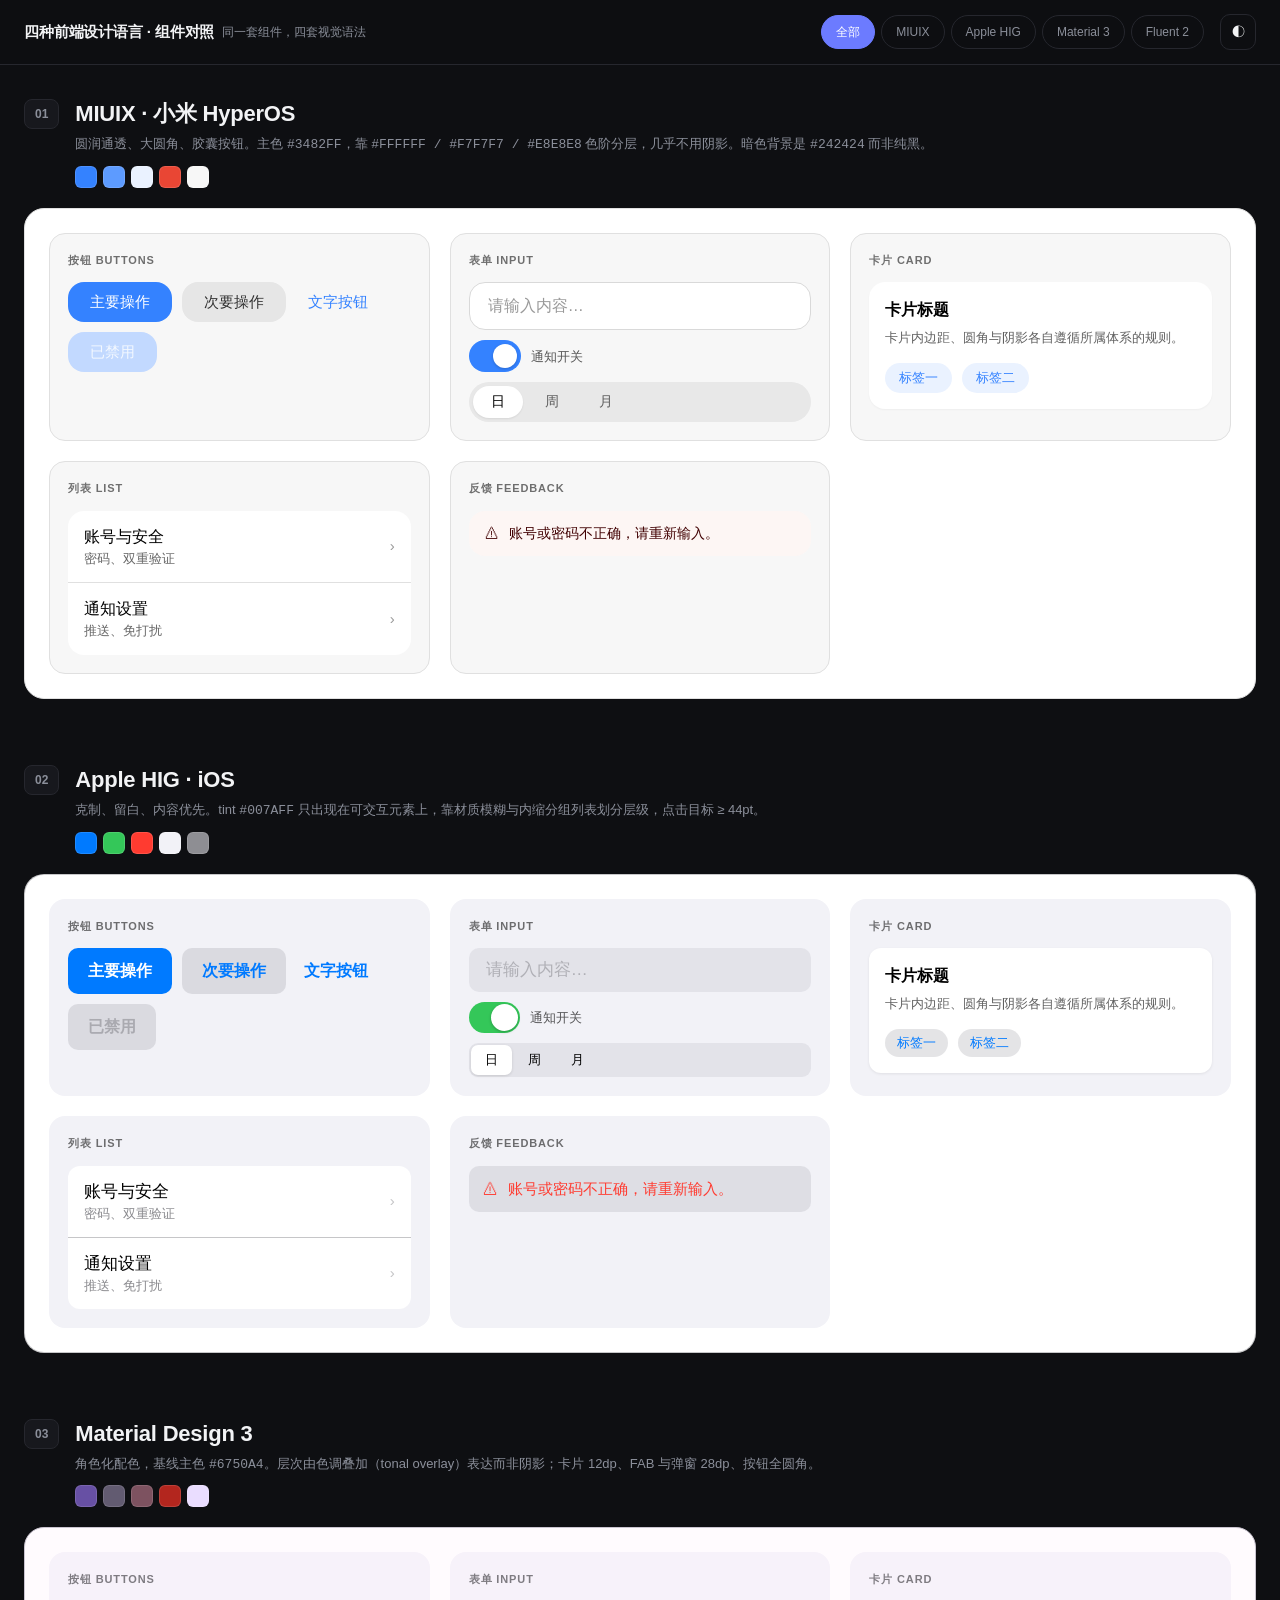
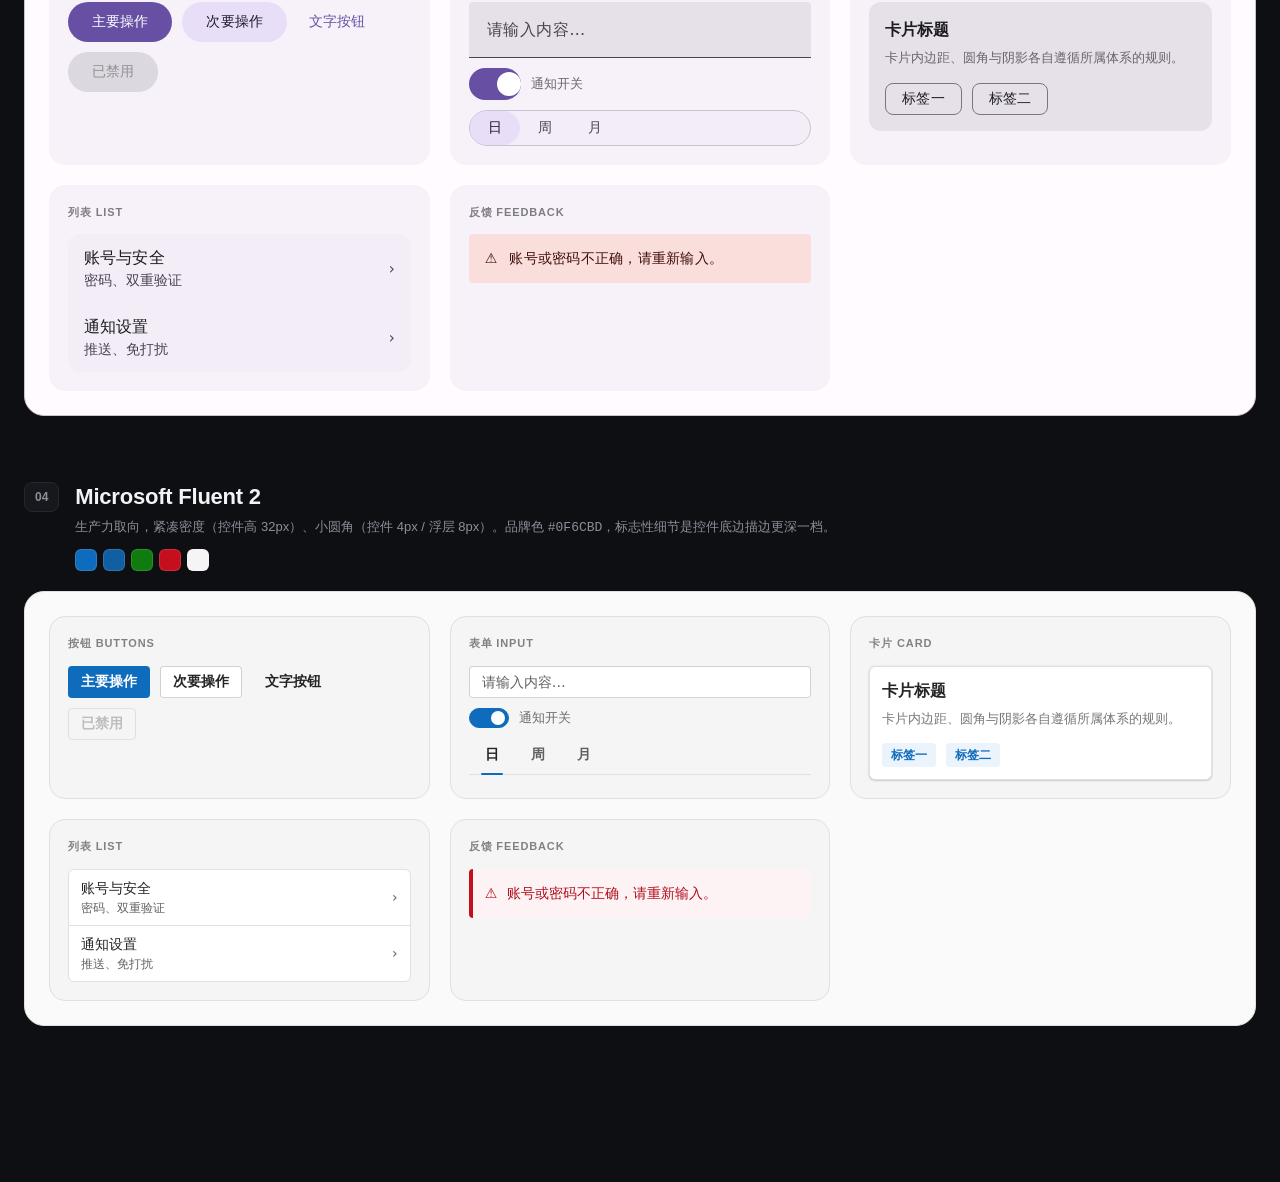
<file: index.html>
<!DOCTYPE html>
<html lang="zh-CN">
<head>
<meta charset="UTF-8">
<meta name="viewport" content="width=device-width, initial-scale=1">
<title>frontend-design-styles · 四种前端设计语言</title>
<meta http-equiv="refresh" content="0; url=./assets/templates/showcase.html">
<link rel="canonical" href="./assets/templates/showcase.html">
<style>
  :root { color-scheme: dark; }
  body {
    margin: 0; min-height: 100vh; display: grid; place-content: center;
    background: #0E0F12; color: #F2F3F5; text-align: center;
    font-family: -apple-system, BlinkMacSystemFont, "Segoe UI", "PingFang SC", sans-serif;
  }
  h1 { font-size: 18px; font-weight: 600; margin: 0 0 8px; letter-spacing: -0.01em; }
  p { font-size: 14px; color: #8B8F9A; margin: 0 0 20px; }
  a {
    display: inline-block; padding: 10px 22px; border-radius: 999px;
    background: #6C7BFF; color: #fff; text-decoration: none; font-size: 14px; font-weight: 500;
  }
  a:hover { background: #5A69EE; }
</style>
</head>
<body>
  <h1>frontend-design-styles</h1>
  <p>正在打开组件对照演示…</p>
  <a href="./assets/templates/showcase.html">进入演示页</a>
</body>
</html>
</file>
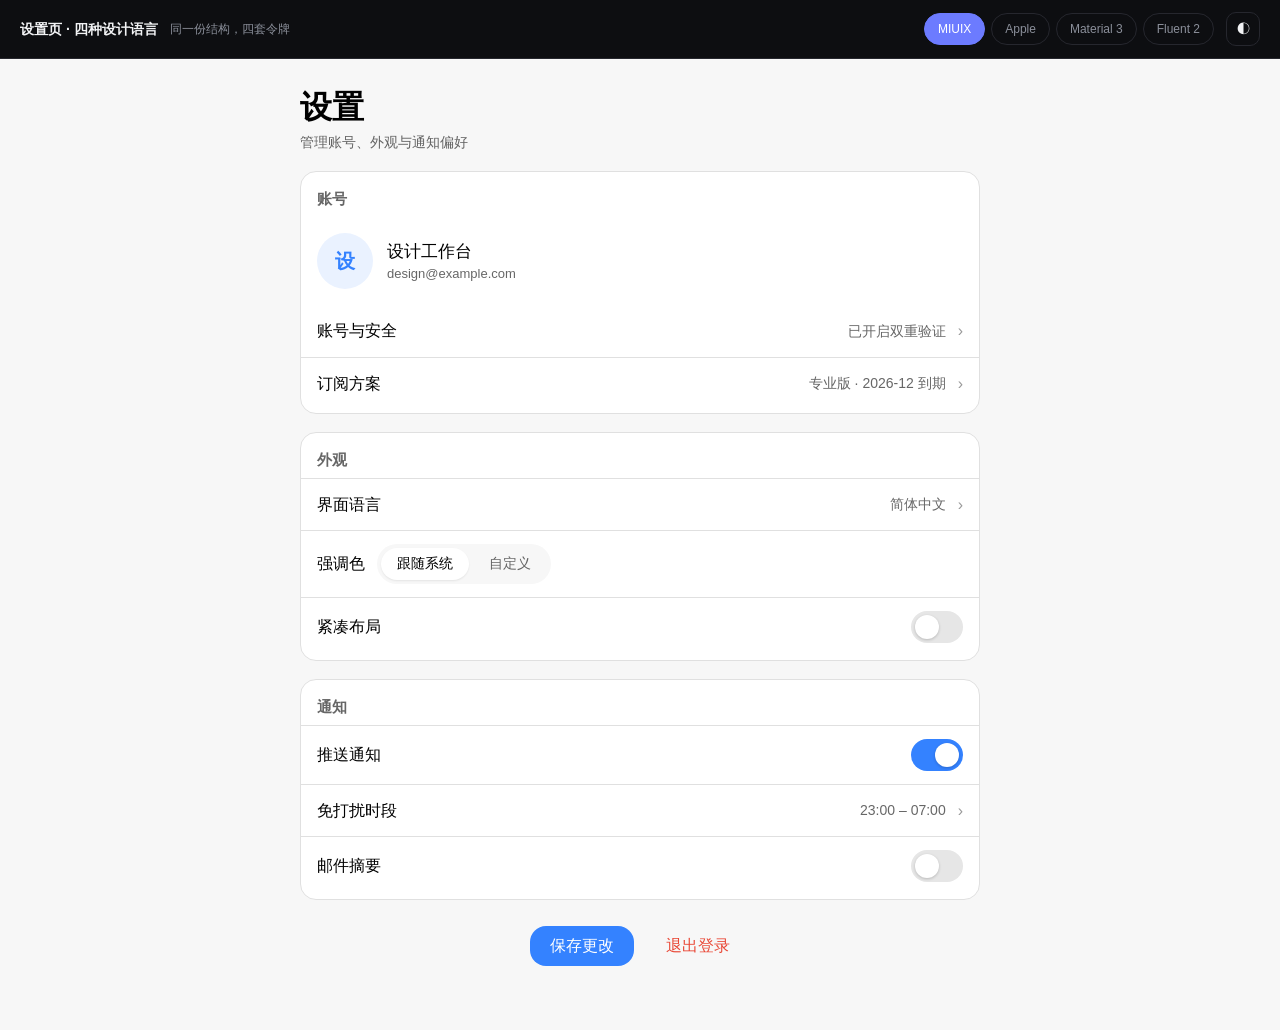
<file: assets/templates/settings-page.html>
<!DOCTYPE html>
<html lang="zh-CN">
<head>
<meta charset="UTF-8">
<meta name="viewport" content="width=device-width, initial-scale=1">
<title>设置页 · 四种设计语言实现</title>
<style>
/* ==========================================================================
   真实页面示例：同一个设置页，四种设计语言。
   与 showcase.html 的区别在于这里演示的是「组合」——版式、分组、层级、响应式，
   而不只是一批孤立组件。

   结构约定：
     #app 承载 [data-style] 与 [data-theme]，令牌作用域挂在它上面。
     组件类名用 .s-* 通用语义类，四种风格各自接管样式。
   ========================================================================== */
:root {
  --shell-bg: #0E0F12; --shell-line: #26272E; --shell-line-hover: #3A3C45;
  --shell-text: #F2F3F5; --shell-muted: #8B8F9A; --shell-accent: #6C7BFF;
  --shell-bg-translucent: rgba(14, 15, 18, 0.82);
}
* { box-sizing: border-box; }
html, body { margin: 0; padding: 0; }
body {
  background: var(--shell-bg); color: var(--shell-text);
  font-family: -apple-system, BlinkMacSystemFont, "Segoe UI", "PingFang SC",
               "Microsoft YaHei", "Noto Sans SC", sans-serif;
  -webkit-font-smoothing: antialiased; line-height: 1.5;
}
.toolbar {
  position: sticky; top: 0; z-index: 40;
  display: flex; flex-wrap: wrap; align-items: center; gap: 12px;
  padding: 12px 20px;
  background: var(--shell-bg-translucent);
  backdrop-filter: blur(20px) saturate(180%);
  border-bottom: 1px solid var(--shell-line);
}
.toolbar strong { font-size: 14px; font-weight: 600; }
.toolbar .hint { font-size: 12px; color: var(--shell-muted); }
.spacer { margin-left: auto; }
.seg { display: flex; gap: 6px; flex-wrap: wrap; }
.seg button {
  font: inherit; font-size: 12px; font-weight: 500;
  padding: 6px 13px; border-radius: 999px; cursor: pointer;
  border: 1px solid var(--shell-line); background: transparent; color: var(--shell-muted);
  transition: all 160ms cubic-bezier(0.2,0,0,1);
}
.seg button:hover { color: var(--shell-text); border-color: var(--shell-line-hover); }
.seg button[aria-pressed="true"] { background: var(--shell-accent); border-color: var(--shell-accent); color: #fff; }
.mode-btn {
  font: inherit; font-size: 13px; width: 34px; height: 34px; border-radius: 10px;
  border: 1px solid var(--shell-line); background: transparent; color: var(--shell-text); cursor: pointer;
}
.mode-btn:hover { border-color: var(--shell-line-hover); }

#app { min-height: 100vh; padding: 28px 16px 64px; transition: background 200ms; }
.page { max-width: 680px; margin: 0 auto; display: grid; gap: 18px; }

/* ==========================================================================
   1. MIUIX / HyperOS  ——  16dp 统一圆角 + 色阶分层
   ========================================================================== */
#app[data-style="miuix"] {
  --mi-primary:#3482FF; --mi-on-primary:#FFFFFF; --mi-primary-variant:#3482FF;
  --mi-secondary:#E6E6E6; --mi-on-secondary-variant:#303030;
  --mi-tertiary-container:#EAF2FF; --mi-on-tertiary-container:#3482FF;
  --mi-error:#E94634; --mi-error-container:#FDF6F4; --mi-on-error-container:#410002;
  --mi-background:#FFFFFF; --mi-on-background:#000000;
  --mi-surface:#F7F7F7; --mi-on-surface:#000000; --mi-surface-variant:#FFFFFF;
  --mi-on-surface-secondary:rgba(0,0,0,0.80); --mi-on-surface-variant-summary:rgba(0,0,0,0.60);
  --mi-on-surface-variant-actions:rgba(0,0,0,0.40);
  --mi-disabled-on-surface:#B2B2B2; --mi-outline:#D9D9D9; --mi-divider-line:#E0E0E0;
  --mi-radius-control:16px; --mi-radius-card:16px;
  --mi-font:"MiSans","MiSans VF","HarmonyOS Sans SC","PingFang SC","Noto Sans SC",sans-serif;
  --mi-duration-normal:250ms; --mi-easing-standard:cubic-bezier(0.4,0,0.2,1);
  background: var(--mi-surface); color: var(--mi-on-background);
}
/* 暗色下 HyperOS 页面底是 #242424（surface 退为纯黑），设置页底色随之切换 */
#app[data-style="miuix"][data-theme="dark"] {
  --mi-primary:#277AF7; --mi-primary-variant:#0073DD;
  --mi-secondary:#505050; --mi-on-secondary-variant:#D9D9D9;
  --mi-tertiary-container:#2B3B54; --mi-on-tertiary-container:#4788FF;
  --mi-error:#F12522; --mi-error-container:#2E0603; --mi-on-error-container:#FFDAD6;
  --mi-background:#242424; --mi-on-background:rgba(255,255,255,0.90);
  --mi-surface:#000000; --mi-on-surface:#F2F2F2; --mi-surface-variant:#242424;
  --mi-on-surface-secondary:rgba(255,255,255,0.80); --mi-on-surface-variant-summary:rgba(255,255,255,0.50);
  --mi-on-surface-variant-actions:rgba(255,255,255,0.40);
  --mi-disabled-on-surface:#666666; --mi-outline:#404040; --mi-divider-line:#393939;
}
#app[data-style="miuix"] .s-h1 { font: 600 32px/1.25 var(--mi-font); margin: 0 0 4px; }
#app[data-style="miuix"] .s-sub { font: 400 14px/1.6 var(--mi-font); color: var(--mi-on-surface-variant-summary); margin: 0; }
#app[data-style="miuix"] .s-card {
  background: var(--mi-surface-variant); border-radius: var(--mi-radius-card);
  border: 1px solid var(--mi-divider-line); padding: 4px 0; overflow: hidden;
}
#app[data-style="miuix"] .s-card > h2 {
  font: 600 15px/1.4 var(--mi-font); color: var(--mi-on-surface-variant-summary);
  margin: 12px 16px 8px; letter-spacing: 0;
}
#app[data-style="miuix"] .s-profile { display: flex; align-items: center; gap: 14px; padding: 16px; }
#app[data-style="miuix"] .s-avatar {
  width: 56px; height: 56px; border-radius: 50%; flex: none;
  background: var(--mi-tertiary-container); color: var(--mi-on-tertiary-container);
  display: grid; place-content: center; font: 600 20px var(--mi-font);
}
#app[data-style="miuix"] .s-name { font: 500 17px/1.4 var(--mi-font); }
#app[data-style="miuix"] .s-desc { font: 400 13px/1.5 var(--mi-font); color: var(--mi-on-surface-variant-summary); }
#app[data-style="miuix"] .s-row {
  display: flex; align-items: center; gap: 12px; padding: 13px 16px;
  border-top: 1px solid var(--mi-divider-line); font-family: var(--mi-font);
  min-height: 52px;
}
#app[data-style="miuix"] .s-row:first-child, #app[data-style="miuix"] .s-profile + .s-row { border-top: none; }
#app[data-style="miuix"] .s-row > .s-title { font-size: 16px; }
#app[data-style="miuix"] .s-row > .s-value { margin-left: auto; font-size: 14px; color: var(--mi-on-surface-variant-summary); }
#app[data-style="miuix"] .s-chevron { margin-left: auto; color: var(--mi-on-surface-variant-actions); font-size: 16px; }
#app[data-style="miuix"] .s-row:has(.s-chevron) > .s-value { margin-left: auto; }
#app[data-style="miuix"] .s-row:has(.s-value) .s-chevron { margin-left: 0; }
#app[data-style="miuix"] .s-switch { position: relative; width: 52px; height: 32px; flex: none; margin-left: auto; }
#app[data-style="miuix"] .s-switch input { position: absolute; inset: 0; opacity: 0; margin: 0; cursor: pointer; }
#app[data-style="miuix"] .s-switch span {
  position: absolute; inset: 0; border-radius: 999px; background: var(--mi-secondary);
  transition: background var(--mi-duration-normal) var(--mi-easing-standard); pointer-events: none;
}
#app[data-style="miuix"] .s-switch span::after {
  content: ""; position: absolute; top: 4px; left: 4px; width: 24px; height: 24px;
  border-radius: 50%; background: #fff; box-shadow: 0 1px 3px rgba(0,0,0,0.2);
  transition: transform var(--mi-duration-normal) var(--mi-easing-standard);
}
#app[data-style="miuix"] .s-switch input:checked + span { background: var(--mi-primary); }
#app[data-style="miuix"] .s-switch input:checked + span::after { transform: translateX(20px); }
#app[data-style="miuix"] .s-seg { display: inline-flex; gap: 4px; padding: 4px; border-radius: 999px; background: var(--mi-surface); }
#app[data-style="miuix"] .s-seg button {
  font: 500 14px var(--mi-font); border: none; cursor: pointer; padding: 7px 16px;
  border-radius: 999px; background: transparent; color: var(--mi-on-surface-variant-summary);
  transition: all var(--mi-duration-normal) var(--mi-easing-standard);
}
#app[data-style="miuix"] .s-seg button[aria-pressed="true"] {
  background: var(--mi-surface-variant); color: var(--mi-on-surface); box-shadow: 0 1px 2px rgba(0,0,0,0.08);
}
#app[data-style="miuix"] .s-btn {
  font: 500 16px var(--mi-font); height: 40px; min-width: 58px; padding: 0 20px;
  border: none; cursor: pointer; border-radius: var(--mi-radius-control);
  transition: transform 120ms var(--mi-easing-standard), background var(--mi-duration-normal);
}
#app[data-style="miuix"] .s-btn:active { transform: scale(0.96); }
#app[data-style="miuix"] .s-btn--primary { background: var(--mi-primary); color: var(--mi-on-primary); }
#app[data-style="miuix"] .s-btn--danger { background: transparent; color: var(--mi-error); }
#app[data-style="miuix"] .s-foot { display: flex; gap: 12px; justify-content: center; padding-top: 8px; }

/* ==========================================================================
   2. Apple HIG  ——  内缩分组列表 + 材质
   ========================================================================== */
#app[data-style="apple"] {
  --ap-tint:#007AFF; --ap-red:#FF3B30; --ap-green:#34C759;
  --ap-label:#000000; --ap-label-2:rgba(60,60,67,0.60); --ap-label-3:rgba(60,60,67,0.30);
  --ap-bg:#FFFFFF; --ap-bg-2:#F2F2F7; --ap-bg-3:#FFFFFF;
  --ap-fill:rgba(120,120,128,0.20); --ap-fill-3:rgba(118,118,128,0.12);
  --ap-separator:rgba(60,60,67,0.29);
  --ap-radius-card:12px; --ap-radius-control:10px;
  --ap-font:-apple-system,BlinkMacSystemFont,"SF Pro Text","PingFang SC","Helvetica Neue",sans-serif;
  --ap-duration-normal:250ms; --ap-easing-standard:cubic-bezier(0.25,0.1,0.25,1);
  background: var(--ap-bg-2); color: var(--ap-label);
}
#app[data-style="apple"][data-theme="dark"] {
  --ap-tint:#0A84FF; --ap-red:#FF453A; --ap-green:#30D158;
  --ap-label:#FFFFFF; --ap-label-2:rgba(235,235,245,0.60); --ap-label-3:rgba(235,235,245,0.30);
  --ap-bg:#000000; --ap-bg-2:#1C1C1E; --ap-bg-3:#2C2C2E;
  --ap-fill:rgba(120,120,128,0.36); --ap-fill-3:rgba(118,118,128,0.24);
  --ap-separator:rgba(84,84,88,0.60);
}
#app[data-style="apple"] .s-h1 { font: 700 34px/1.2 var(--ap-font); margin: 0 0 4px; letter-spacing: -0.5px; }
#app[data-style="apple"] .s-sub { font: 400 15px/1.5 var(--ap-font); color: var(--ap-label-2); margin: 0 0 4px; }
#app[data-style="apple"] .s-card { background: var(--ap-bg-3); border-radius: var(--ap-radius-card); overflow: hidden; }
#app[data-style="apple"] .s-card > h2 {
  font: 400 13px/1.4 var(--ap-font); color: var(--ap-label-2);
  margin: 0 0 7px; padding: 0 16px; text-transform: uppercase; letter-spacing: 0.3px;
}
#app[data-style="apple"] .s-profile { display: flex; align-items: center; gap: 14px; padding: 14px 16px; }
#app[data-style="apple"] .s-avatar {
  width: 58px; height: 58px; border-radius: 50%; flex: none;
  background: var(--ap-fill); color: var(--ap-tint);
  display: grid; place-content: center; font: 600 22px var(--ap-font);
}
#app[data-style="apple"] .s-name { font: 400 20px/1.3 var(--ap-font); }
#app[data-style="apple"] .s-desc { font: 400 15px/1.4 var(--ap-font); color: var(--ap-label-2); }
#app[data-style="apple"] .s-row {
  display: flex; align-items: center; gap: 12px; padding: 11px 16px;
  border-top: 1px solid var(--ap-separator); font-family: var(--ap-font); min-height: 44px;
}
#app[data-style="apple"] .s-row:first-child, #app[data-style="apple"] .s-profile + .s-row { border-top: none; }
#app[data-style="apple"] .s-row > .s-title { font-size: 17px; }
#app[data-style="apple"] .s-row > .s-value { margin-left: auto; font-size: 17px; color: var(--ap-label-2); }
#app[data-style="apple"] .s-chevron { margin-left: auto; color: var(--ap-label-3); font-size: 16px; }
#app[data-style="apple"] .s-row:has(.s-value) .s-chevron { margin-left: 6px; }
#app[data-style="apple"] .s-switch { position: relative; width: 51px; height: 31px; flex: none; margin-left: auto; }
#app[data-style="apple"] .s-switch input { position: absolute; inset: 0; opacity: 0; margin: 0; cursor: pointer; }
#app[data-style="apple"] .s-switch span {
  position: absolute; inset: 0; border-radius: 999px; background: var(--ap-fill);
  transition: background var(--ap-duration-normal) var(--ap-easing-standard); pointer-events: none;
}
#app[data-style="apple"] .s-switch span::after {
  content: ""; position: absolute; top: 2px; left: 2px; width: 27px; height: 27px;
  border-radius: 50%; background: #fff; box-shadow: 0 1px 3px rgba(0,0,0,0.25);
  transition: transform var(--ap-duration-normal) var(--ap-easing-standard);
}
#app[data-style="apple"] .s-switch input:checked + span { background: var(--ap-green); }
#app[data-style="apple"] .s-switch input:checked + span::after { transform: translateX(20px); }
#app[data-style="apple"] .s-seg { display: inline-flex; padding: 2px; border-radius: 9px; background: var(--ap-fill-3); gap: 2px; }
#app[data-style="apple"] .s-seg button {
  font: 500 13px var(--ap-font); border: none; cursor: pointer; padding: 6px 15px;
  border-radius: 7px; background: transparent; color: var(--ap-label);
  transition: background var(--ap-duration-normal) var(--ap-easing-standard);
}
#app[data-style="apple"] .s-seg button[aria-pressed="true"] { background: var(--ap-bg); box-shadow: 0 1px 3px rgba(0,0,0,0.12); }
#app[data-style="apple"] .s-btn {
  font: 600 17px var(--ap-font); height: 46px; padding: 0 20px; border: none; cursor: pointer;
  border-radius: var(--ap-radius-control); transition: opacity 150ms var(--ap-easing-standard);
}
#app[data-style="apple"] .s-btn--primary { background: var(--ap-tint); color: #fff; }
#app[data-style="apple"] .s-btn--primary:active { opacity: 0.7; }
#app[data-style="apple"] .s-btn--danger { background: transparent; color: var(--ap-red); }
#app[data-style="apple"] .s-foot { display: flex; gap: 12px; justify-content: center; padding-top: 8px; }

/* ==========================================================================
   3. Material Design 3  ——  色调叠加 + 状态层
   ========================================================================== */
#app[data-style="material"] {
  --md-primary:#6750A4; --md-on-primary:#FFFFFF; --md-primary-container:#EADDFF; --md-on-primary-container:#21005D;
  --md-secondary-container:#E8DEF8; --md-on-secondary-container:#1D192B;
  --md-error:#B3261E; --md-error-container:#F9DEDC; --md-on-error-container:#410E0B;
  --md-surface:#FFFBFE; --md-on-surface:#1C1B1F; --md-surface-variant:#E7E0EC; --md-on-surface-variant:#49454F;
  --md-surface-container-low:#F7F2FA; --md-surface-container:#F3EDF7; --md-surface-container-highest:#E6E0E9;
  --md-outline:#79747E; --md-outline-variant:#CAC4D0;
  --md-shape-md:12px; --md-shape-full:9999px;
  --md-shadow-1:0 1px 2px rgba(0,0,0,0.30),0 1px 3px 1px rgba(0,0,0,0.15);
  --md-font:"Roboto Flex",Roboto,"Noto Sans SC","PingFang SC",system-ui,sans-serif;
  --md-duration-medium2:300ms; --md-easing-standard:cubic-bezier(0.2,0,0,1);
  background: var(--md-surface); color: var(--md-on-surface);
}
#app[data-style="material"][data-theme="dark"] {
  --md-primary:#D0BCFF; --md-on-primary:#381E72; --md-primary-container:#4F378B; --md-on-primary-container:#EADDFF;
  --md-secondary-container:#4A4458; --md-on-secondary-container:#E8DEF8;
  --md-error:#F2B8B5; --md-error-container:#8C1D18; --md-on-error-container:#F9DEDC;
  --md-surface:#1C1B1F; --md-on-surface:#E6E1E5; --md-surface-variant:#49454F; --md-on-surface-variant:#CAC4D0;
  --md-surface-container-low:#1D1B20; --md-surface-container:#211F26; --md-surface-container-highest:#36343B;
  --md-outline:#938F99; --md-outline-variant:#49454F;
}
#app[data-style="material"] .s-h1 { font: 400 32px/1.25 var(--md-font); margin: 0 0 6px; }
#app[data-style="material"] .s-sub { font: 400 14px/1.5 var(--md-font); letter-spacing: 0.25px; color: var(--md-on-surface-variant); margin: 0; }
#app[data-style="material"] .s-card {
  background: var(--md-surface-container-low); border-radius: var(--md-shape-md);
  padding: 4px 0; overflow: hidden;
}
#app[data-style="material"] .s-card > h2 {
  font: 500 14px/1.4 var(--md-font); letter-spacing: 0.1px;
  color: var(--md-primary); margin: 14px 16px 8px;
}
#app[data-style="material"] .s-profile { display: flex; align-items: center; gap: 16px; padding: 16px; }
#app[data-style="material"] .s-avatar {
  width: 56px; height: 56px; border-radius: 50%; flex: none;
  background: var(--md-primary-container); color: var(--md-on-primary-container);
  display: grid; place-content: center; font: 500 20px var(--md-font);
}
#app[data-style="material"] .s-name { font: 500 16px/1.4 var(--md-font); letter-spacing: 0.15px; }
#app[data-style="material"] .s-desc { font: 400 14px/1.4 var(--md-font); color: var(--md-on-surface-variant); }
#app[data-style="material"] .s-row {
  display: flex; align-items: center; gap: 16px; padding: 12px 16px;
  font-family: var(--md-font); min-height: 52px;
  transition: background var(--md-duration-medium2) var(--md-easing-standard);
}
#app[data-style="material"] .s-row:hover { background: rgba(0,0,0,0.08); }
#app[data-style="material"] .s-row > .s-title { font-size: 16px; font-weight: 500; letter-spacing: 0.15px; }
#app[data-style="material"] .s-row > .s-value { margin-left: auto; font-size: 14px; color: var(--md-on-surface-variant); }
#app[data-style="material"] .s-chevron { margin-left: auto; color: var(--md-on-surface-variant); font-size: 16px; }
#app[data-style="material"] .s-row:has(.s-value) .s-chevron { margin-left: 6px; }
#app[data-style="material"] .s-switch { position: relative; width: 52px; height: 32px; flex: none; margin-left: auto; }
#app[data-style="material"] .s-switch input { position: absolute; inset: 0; opacity: 0; margin: 0; cursor: pointer; }
#app[data-style="material"] .s-switch span {
  position: absolute; inset: 0; border-radius: var(--md-shape-full);
  background: var(--md-surface-variant); border: 2px solid var(--md-outline);
  transition: all var(--md-duration-medium2) var(--md-easing-standard); pointer-events: none;
}
#app[data-style="material"] .s-switch span::after {
  content: ""; position: absolute; top: 50%; left: 6px; transform: translateY(-50%);
  width: 16px; height: 16px; border-radius: 50%; background: var(--md-outline);
  transition: all var(--md-duration-medium2) var(--md-easing-standard);
}
#app[data-style="material"] .s-switch input:checked + span { background: var(--md-primary); border-color: var(--md-primary); }
#app[data-style="material"] .s-switch input:checked + span::after { left: 26px; width: 24px; height: 24px; background: var(--md-on-primary); }
#app[data-style="material"] .s-seg {
  display: inline-flex; border-radius: var(--md-shape-full); overflow: hidden;
  background: var(--md-surface-container); border: 1px solid var(--md-outline-variant);
}
#app[data-style="material"] .s-seg button {
  font: 500 14px var(--md-font); border: none; cursor: pointer; padding: 8px 18px;
  background: transparent; color: var(--md-on-surface-variant);
  transition: all var(--md-duration-medium2) var(--md-easing-standard);
}
#app[data-style="material"] .s-seg button[aria-pressed="true"] {
  background: var(--md-secondary-container); color: var(--md-on-secondary-container); border-radius: var(--md-shape-full);
}
#app[data-style="material"] .s-btn {
  font: 500 14px/20px var(--md-font); letter-spacing: 0.1px; height: 40px; padding: 0 24px;
  border: none; cursor: pointer; border-radius: var(--md-shape-full);
  transition: box-shadow var(--md-duration-medium2) var(--md-easing-standard);
}
#app[data-style="material"] .s-btn--primary { background: var(--md-primary); color: var(--md-on-primary); }
#app[data-style="material"] .s-btn--primary:hover { box-shadow: var(--md-shadow-1); }
#app[data-style="material"] .s-btn--danger { background: transparent; color: var(--md-error); }
#app[data-style="material"] .s-foot { display: flex; gap: 12px; justify-content: center; padding-top: 8px; }

/* ==========================================================================
   4. Fluent 2  ——  小圆角 + 描边 + 紧凑密度
   ========================================================================== */
#app[data-style="fluent"] {
  --fl-brand:#0F6CBD; --fl-brand-hover:#115EA3; --fl-brand-pressed:#0C3B5E;
  --fl-danger:#C50F1F; --fl-danger-fg:#B10E1C; --fl-danger-subtle:#FDF3F4;
  --fl-neutral-bg1:#FFFFFF; --fl-neutral-bg2:#FAFAFA; --fl-neutral-bg3:#F5F5F5;
  --fl-neutral-fg1:#242424; --fl-neutral-fg2:#424242; --fl-neutral-fg3:#616161; --fl-neutral-fg-disabled:#BDBDBD;
  --fl-neutral-stroke1:#D1D1D1; --fl-neutral-stroke2:#E0E0E0;
  --fl-subtle-hover:#F5F5F5;
  --fl-control-stroke-bottom:rgba(0,0,0,0.16);
  --fl-radius-medium:4px; --fl-radius-large:6px;
  --fl-shadow-2:0 1px 2px rgba(0,0,0,0.14),0 0 2px rgba(0,0,0,0.12);
  --fl-font:"Segoe UI Variable Text","Segoe UI","Microsoft YaHei","PingFang SC",system-ui,sans-serif;
  --fl-duration-normal:200ms; --fl-curve-easy-ease:cubic-bezier(0.33,0,0.67,1);
  background: var(--fl-neutral-bg2); color: var(--fl-neutral-fg1);
}
#app[data-style="fluent"][data-theme="dark"] {
  --fl-brand:#115EA3; --fl-brand-hover:#0F6CBD; --fl-brand-pressed:#0C3B5E;
  --fl-danger:#C50F1F; --fl-danger-fg:#DC626D; --fl-danger-subtle:#3B0509;
  --fl-neutral-bg1:#292929; --fl-neutral-bg2:#1F1F1F; --fl-neutral-bg3:#141414;
  --fl-neutral-fg1:#FFFFFF; --fl-neutral-fg2:#D6D6D6; --fl-neutral-fg3:#ADADAD; --fl-neutral-fg-disabled:#5C5C5C;
  --fl-neutral-stroke1:#666666; --fl-neutral-stroke2:#525252;
  --fl-subtle-hover:#383838;
  --fl-control-stroke-bottom:rgba(255,255,255,0.12);
}
#app[data-style="fluent"] .s-h1 { font: 600 28px/1.3 var(--fl-font); margin: 0 0 6px; }
#app[data-style="fluent"] .s-sub { font: 400 14px/20px var(--fl-font); color: var(--fl-neutral-fg2); margin: 0; }
#app[data-style="fluent"] .s-card {
  background: var(--fl-neutral-bg1); border: 1px solid var(--fl-neutral-stroke2);
  border-radius: var(--fl-radius-large); box-shadow: var(--fl-shadow-2);
  padding: 4px 0; overflow: hidden;
}
#app[data-style="fluent"] .s-card > h2 {
  font: 600 14px/20px var(--fl-font); color: var(--fl-neutral-fg2); margin: 12px 12px 8px;
}
#app[data-style="fluent"] .s-profile { display: flex; align-items: center; gap: 12px; padding: 14px 12px; }
#app[data-style="fluent"] .s-avatar {
  width: 48px; height: 48px; border-radius: 50%; flex: none;
  background: var(--fl-brand); color: #fff;
  display: grid; place-content: center; font: 600 18px var(--fl-font);
}
#app[data-style="fluent"] .s-name { font: 600 16px/22px var(--fl-font); }
#app[data-style="fluent"] .s-desc { font: 400 12px/16px var(--fl-font); color: var(--fl-neutral-fg3); }
#app[data-style="fluent"] .s-row {
  display: flex; align-items: center; gap: 12px; padding: 8px 12px;
  border-top: 1px solid var(--fl-neutral-stroke2); font-family: var(--fl-font); min-height: 40px;
  transition: background var(--fl-duration-normal) var(--fl-curve-easy-ease);
}
#app[data-style="fluent"] .s-row:first-child, #app[data-style="fluent"] .s-profile + .s-row { border-top: none; }
#app[data-style="fluent"] .s-row:hover { background: var(--fl-subtle-hover); }
#app[data-style="fluent"] .s-row > .s-title { font-size: 14px; }
#app[data-style="fluent"] .s-row > .s-value { margin-left: auto; font-size: 12px; color: var(--fl-neutral-fg3); }
#app[data-style="fluent"] .s-chevron { margin-left: auto; color: var(--fl-neutral-fg3); font-size: 14px; }
#app[data-style="fluent"] .s-row:has(.s-value) .s-chevron { margin-left: 6px; }
#app[data-style="fluent"] .s-switch { position: relative; width: 40px; height: 20px; flex: none; margin-left: auto; }
#app[data-style="fluent"] .s-switch input { position: absolute; inset: 0; opacity: 0; margin: 0; cursor: pointer; }
#app[data-style="fluent"] .s-switch span {
  position: absolute; inset: 0; border-radius: 10px; background: var(--fl-neutral-bg1);
  border: 1px solid var(--fl-neutral-stroke1); transition: all var(--fl-duration-normal) var(--fl-curve-easy-ease);
  pointer-events: none;
}
#app[data-style="fluent"] .s-switch span::after {
  content: ""; position: absolute; top: 50%; left: 3px; transform: translateY(-50%);
  width: 12px; height: 12px; border-radius: 50%; background: var(--fl-neutral-fg3);
  transition: all var(--fl-duration-normal) var(--fl-curve-easy-ease);
}
#app[data-style="fluent"] .s-switch input:checked + span { background: var(--fl-brand); border-color: var(--fl-brand); }
#app[data-style="fluent"] .s-switch input:checked + span::after { left: 21px; width: 14px; height: 14px; background: #fff; }
#app[data-style="fluent"] .s-seg { display: inline-flex; border-bottom: 1px solid var(--fl-neutral-stroke2); }
#app[data-style="fluent"] .s-seg button {
  position: relative; font: 600 14px var(--fl-font); border: none; background: transparent; cursor: pointer;
  color: var(--fl-neutral-fg3); padding: 8px 16px 10px;
  transition: color var(--fl-duration-normal) var(--fl-curve-easy-ease);
}
#app[data-style="fluent"] .s-seg button:hover { color: var(--fl-neutral-fg1); }
#app[data-style="fluent"] .s-seg button[aria-pressed="true"] { color: var(--fl-neutral-fg1); }
#app[data-style="fluent"] .s-seg button[aria-pressed="true"]::after {
  content: ""; position: absolute; left: 12px; right: 12px; bottom: -1px; height: 2px;
  border-radius: 1px; background: var(--fl-brand);
}
#app[data-style="fluent"] .s-btn {
  font: 600 14px var(--fl-font); height: 32px; padding: 0 12px; cursor: pointer;
  border-radius: var(--fl-radius-medium); border: 1px solid transparent;
  border-bottom-color: var(--fl-control-stroke-bottom);
  transition: background var(--fl-duration-normal) var(--fl-curve-easy-ease);
}
#app[data-style="fluent"] .s-btn--primary { background: var(--fl-brand); color: #fff; }
#app[data-style="fluent"] .s-btn--primary:hover { background: var(--fl-brand-hover); }
#app[data-style="fluent"] .s-btn--primary:active { background: var(--fl-brand-pressed); }
#app[data-style="fluent"] .s-btn--danger { background: var(--fl-neutral-bg1); color: var(--fl-danger-fg); border-color: var(--fl-neutral-stroke1); }
#app[data-style="fluent"] .s-foot { display: flex; gap: 12px; justify-content: center; padding-top: 8px; }

@media (prefers-reduced-motion: reduce) {
  * { transition-duration: 0.01ms !important; animation-duration: 0.01ms !important; }
}
</style>
</head>
<body>

<div class="toolbar">
  <strong>设置页 · 四种设计语言</strong>
  <span class="hint">同一份结构，四套令牌</span>
  <div class="spacer"></div>
  <div class="seg" id="styleSeg">
    <button data-style="miuix" aria-pressed="true">MIUIX</button>
    <button data-style="apple" aria-pressed="false">Apple</button>
    <button data-style="material" aria-pressed="false">Material 3</button>
    <button data-style="fluent" aria-pressed="false">Fluent 2</button>
  </div>
  <button class="mode-btn" id="modeBtn" title="切换明暗模式" aria-label="切换明暗模式">◐</button>
</div>

<div id="app" data-style="miuix" data-theme="light">
  <div class="page">
    <header>
      <h1 class="s-h1">设置</h1>
      <p class="s-sub">管理账号、外观与通知偏好</p>
    </header>

    <section class="s-card">
      <h2>账号</h2>
      <div class="s-profile">
        <div class="s-avatar" aria-hidden="true">设</div>
        <div>
          <div class="s-name">设计工作台</div>
          <div class="s-desc">design@example.com</div>
        </div>
      </div>
      <div class="s-row"><span class="s-title">账号与安全</span><span class="s-value">已开启双重验证</span><span class="s-chevron" aria-hidden="true">›</span></div>
      <div class="s-row"><span class="s-title">订阅方案</span><span class="s-value">专业版 · 2026-12 到期</span><span class="s-chevron" aria-hidden="true">›</span></div>
    </section>

    <section class="s-card">
      <h2>外观</h2>
      <div class="s-row">
        <span class="s-title">界面语言</span>
        <span class="s-value">简体中文</span>
        <span class="s-chevron" aria-hidden="true">›</span>
      </div>
      <div class="s-row">
        <span class="s-title">强调色</span>
        <div class="s-seg" role="group" aria-label="强调色">
          <button aria-pressed="true">跟随系统</button>
          <button aria-pressed="false">自定义</button>
        </div>
      </div>
      <div class="s-row">
        <span class="s-title">紧凑布局</span>
        <label class="s-switch"><input type="checkbox" aria-label="紧凑布局"><span></span></label>
      </div>
    </section>

    <section class="s-card">
      <h2>通知</h2>
      <div class="s-row">
        <span class="s-title">推送通知</span>
        <label class="s-switch"><input type="checkbox" checked aria-label="推送通知"><span></span></label>
      </div>
      <div class="s-row">
        <span class="s-title">免打扰时段</span>
        <span class="s-value">23:00 – 07:00</span>
        <span class="s-chevron" aria-hidden="true">›</span>
      </div>
      <div class="s-row">
        <span class="s-title">邮件摘要</span>
        <label class="s-switch"><input type="checkbox" aria-label="邮件摘要"><span></span></label>
      </div>
    </section>

    <div class="s-foot">
      <button class="s-btn s-btn--primary">保存更改</button>
      <button class="s-btn s-btn--danger">退出登录</button>
    </div>
  </div>
</div>

<script>
/* 风格切换：只换 #app 上的 data-style，整页令牌随之替换 */
document.getElementById('styleSeg').addEventListener('click', e => {
  const b = e.target.closest('button[data-style]');
  if (!b) return;
  [...e.currentTarget.children].forEach(x => x.setAttribute('aria-pressed', x === b));
  document.getElementById('app').dataset.style = b.dataset.style;
});
document.querySelectorAll('.s-seg').forEach(seg => {
  seg.addEventListener('click', e => {
    const b = e.target.closest('button');
    if (!b) return;
    [...seg.children].forEach(x => x.setAttribute('aria-pressed', x === b));
  });
});
document.getElementById('modeBtn').addEventListener('click', () => {
  const app = document.getElementById('app');
  app.dataset.theme = app.dataset.theme === 'dark' ? 'light' : 'dark';
});
</script>
</body>
</html>
</file>
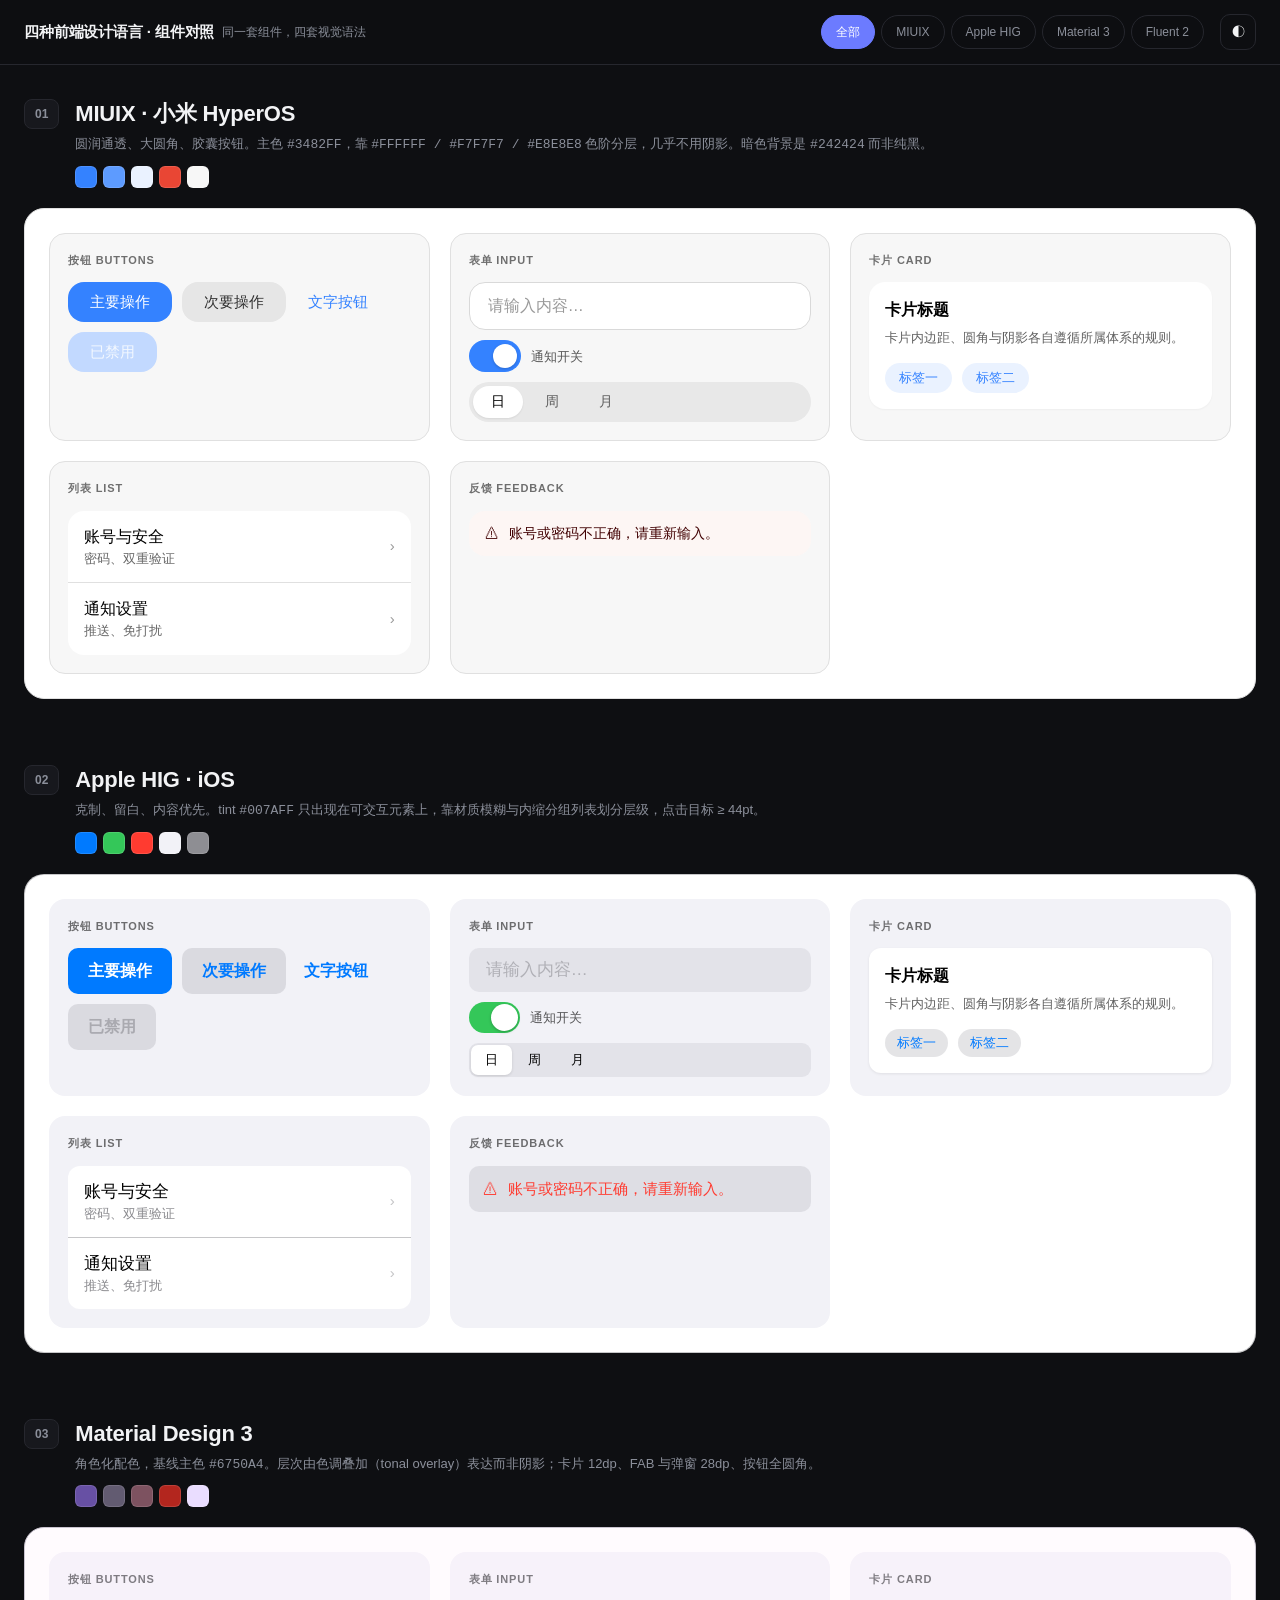
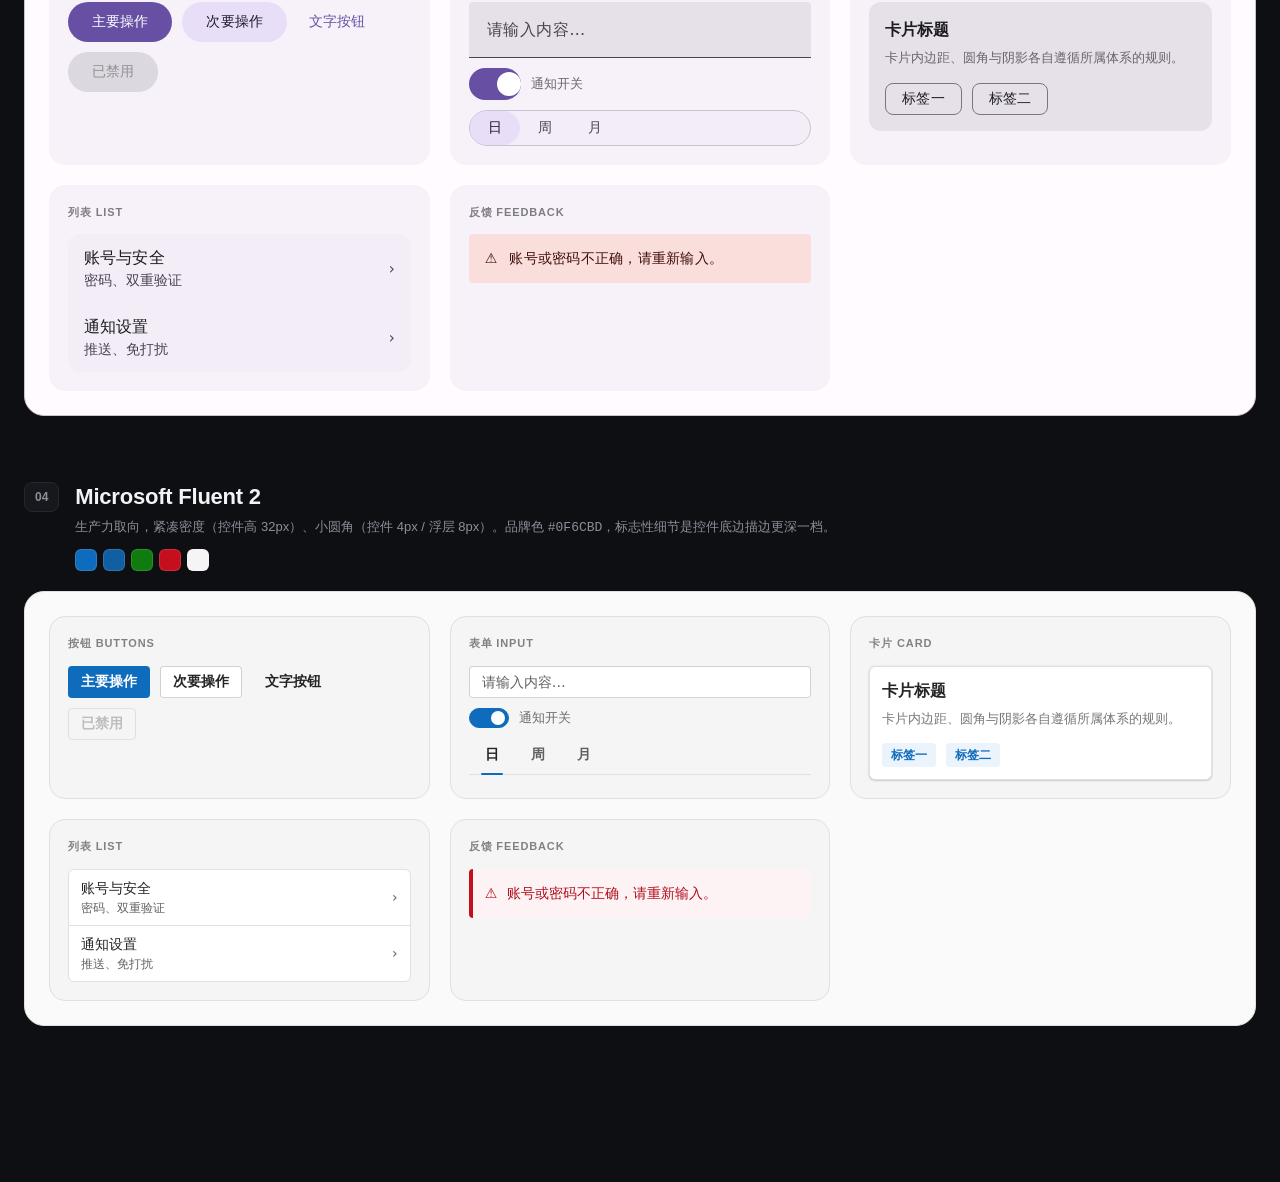
<file: assets/templates/showcase.html>
<!DOCTYPE html>
<html lang="zh-CN">
<head>
<meta charset="UTF-8">
<meta name="viewport" content="width=device-width, initial-scale=1">
<title>四种前端设计语言 · 组件对照</title>
<style>
/* ==========================================================================
   0. 页面外壳（中性样式，不属于任何设计体系）
   ========================================================================== */
:root {
  --shell-bg: #0E0F12;
  --shell-surface: #17181D;
  --shell-line: #26272E;
  --shell-line-hover: #3A3C45;
  --shell-bg-translucent: rgba(14, 15, 18, 0.82);
  --shell-text: #F2F3F5;
  --shell-muted: #8B8F9A;
  --shell-accent: #6C7BFF;
}
* { box-sizing: border-box; }
html, body { margin: 0; padding: 0; }
body {
  background: var(--shell-bg);
  color: var(--shell-text);
  font-family: -apple-system, BlinkMacSystemFont, "Segoe UI", "PingFang SC",
               "Microsoft YaHei", "Noto Sans SC", sans-serif;
  -webkit-font-smoothing: antialiased;
  line-height: 1.5;
}

.topbar {
  position: sticky; top: 0; z-index: 50;
  display: flex; flex-wrap: wrap; align-items: center; gap: 16px;
  padding: 14px 24px;
  background: var(--shell-bg-translucent);
  backdrop-filter: blur(20px) saturate(180%);
  border-bottom: 1px solid var(--shell-line);
}
.topbar h1 { font-size: 15px; font-weight: 600; margin: 0; letter-spacing: -0.01em; }
.topbar .sub { font-size: 12px; color: var(--shell-muted); margin-left: -8px; }

.filters { display: flex; gap: 6px; margin-left: auto; flex-wrap: wrap; }
.filters button {
  font: inherit; font-size: 12px; font-weight: 500;
  padding: 7px 14px; border-radius: 999px;
  border: 1px solid var(--shell-line);
  background: transparent; color: var(--shell-muted);
  cursor: pointer; transition: all 160ms cubic-bezier(0.2,0,0,1);
}
.filters button:hover { color: var(--shell-text); border-color: var(--shell-line-hover); }
.filters button[aria-pressed="true"] {
  background: var(--shell-accent); border-color: var(--shell-accent); color: #fff;
}
.theme-btn {
  font: inherit; font-size: 13px;
  width: 36px; height: 36px; border-radius: 10px;
  border: 1px solid var(--shell-line); background: transparent;
  color: var(--shell-text); cursor: pointer;
}
.theme-btn:hover { border-color: var(--shell-line-hover); }

main { padding: 32px 24px 96px; max-width: 1400px; margin: 0 auto; }

.block { margin-bottom: 64px; scroll-margin-top: 88px; }
.block-head { display: flex; align-items: flex-start; gap: 16px; margin-bottom: 20px; }
.block-head .idx {
  font-size: 12px; font-weight: 700; font-variant-numeric: tabular-nums;
  padding: 5px 10px; border-radius: 8px; margin-top: 2px;
  background: var(--shell-surface); border: 1px solid var(--shell-line);
  color: var(--shell-muted);
}
.block-head h2 { font-size: 22px; margin: 0 0 4px; font-weight: 650; letter-spacing: -0.01em; }
.block-head p { margin: 0; font-size: 13px; color: var(--shell-muted); line-height: 1.6; }
.block-head .swatches { display: flex; gap: 6px; margin-top: 10px; }
.block-head .swatches i {
  width: 22px; height: 22px; border-radius: 6px; display: block;
  border: 1px solid rgba(255,255,255,0.12);
}

.stage {
  padding: 24px; border-radius: 20px;
  border: 1px solid var(--shell-line);
  display: grid; gap: 20px;
  grid-template-columns: repeat(auto-fit, minmax(300px, 1fr));
}

.panel { border-radius: 16px; padding: 18px; }
.panel > h3 {
  font-size: 11px; font-weight: 600; letter-spacing: 0.08em;
  text-transform: uppercase; opacity: 0.55; margin: 0 0 14px;
}
.row { display: flex; flex-wrap: wrap; gap: 10px; align-items: center; }
.stack { display: flex; flex-direction: column; gap: 10px; }

.hide { display: none !important; }

/* ==========================================================================
   1. MIUIX / Xiaomi HyperOS
   ========================================================================== */
[data-style="miuix"] {
  --mi-primary:#3482FF; --mi-on-primary:#FFFFFF; --mi-primary-variant:#3482FF;
  --mi-primary-container:#5D9BFF; --mi-on-primary-container:#FFFFFF;
  --mi-secondary:#E6E6E6; --mi-on-secondary-variant:#303030; --mi-secondary-container:#F0F0F0;
  --mi-on-secondary-container:#A9A9A9;
  --mi-tertiary-container:#EAF2FF; --mi-on-tertiary-container:#3482FF;
  --mi-error:#E94634; --mi-error-container:#FDF6F4; --mi-on-error-container:#410002;
  --mi-background:#FFFFFF; --mi-on-background:#000000; --mi-on-background-variant:#8C93B0;
  --mi-surface:#F7F7F7; --mi-on-surface:#000000; --mi-surface-variant:#FFFFFF;
  --mi-on-surface-secondary:rgba(0,0,0,0.80); --mi-on-surface-variant-summary:rgba(0,0,0,0.60);
  --mi-on-surface-variant-actions:rgba(0,0,0,0.40);
  --mi-surface-container:#FFFFFF; --mi-surface-container-high:#E8E8E8;
  --mi-on-surface-container-variant:#959595;
  --mi-disabled-primary:#C2D9FF; --mi-disabled-on-primary:#F3F8FF;
  --mi-disabled-secondary:#F0F0F0; --mi-disabled-on-secondary:#FCFCFC;
  --mi-disabled-on-surface:#B2B2B2;
  --mi-outline:#D9D9D9; --mi-divider-line:#E0E0E0;
  --mi-radius-control:16px; --mi-radius-card:16px; --mi-radius-pill:999px;
  --mi-elevation-1:0 1px 2px rgba(0,0,0,0.04); --mi-elevation-2:0 2px 8px rgba(0,0,0,0.06);
  --mi-duration-normal:250ms; --mi-easing-standard:cubic-bezier(0.4,0,0.2,1);
  --mi-font:"MiSans","MiSans VF","HarmonyOS Sans SC","PingFang SC","Noto Sans SC",sans-serif;
}
[data-style="miuix"][data-theme="dark"] {
  --mi-primary:#277AF7; --mi-primary-variant:#0073DD; --mi-primary-container:#338FE4;
  --mi-secondary:#505050; --mi-on-secondary-variant:#D9D9D9; --mi-secondary-container:#434343;
  --mi-on-secondary-container:#7C7C7C;
  --mi-tertiary-container:#2B3B54; --mi-on-tertiary-container:#4788FF;
  --mi-error:#F12522; --mi-error-container:#2E0603; --mi-on-error-container:#FFDAD6;
  --mi-background:#242424; --mi-on-background:rgba(255,255,255,0.90); --mi-on-background-variant:#787E96;
  --mi-surface:#000000; --mi-on-surface:#F2F2F2; --mi-surface-variant:#242424;
  --mi-on-surface-secondary:rgba(255,255,255,0.80); --mi-on-surface-variant-summary:rgba(255,255,255,0.50);
  --mi-on-surface-variant-actions:rgba(255,255,255,0.40);
  --mi-surface-container:#242424; --mi-surface-container-high:#242424;
  --mi-on-surface-container-variant:#737373;
  --mi-disabled-primary:#253E64; --mi-disabled-on-primary:#677993;
  --mi-disabled-secondary:#3F3F3F; --mi-disabled-on-secondary:#797979;
  --mi-disabled-on-surface:#666666;
  --mi-outline:#404040; --mi-divider-line:#393939;
  --mi-elevation-1:0 1px 2px rgba(0,0,0,0.24); --mi-elevation-2:0 2px 8px rgba(0,0,0,0.32);
}

[data-style="miuix"] .stage { background: var(--mi-background); border-color: var(--mi-divider-line); }
[data-style="miuix"] .panel { background: var(--mi-surface); border: 1px solid var(--mi-divider-line); color: var(--mi-on-surface); }
[data-style="miuix"] .u-btn {
  font-family: var(--mi-font); font-size: 15px; font-weight: 500;
  height: 40px; min-width: 58px; padding: 0 22px; border: none; cursor: pointer;
  border-radius: var(--mi-radius-control);
  transition: transform 120ms var(--mi-easing-standard), background var(--mi-duration-normal) var(--mi-easing-standard);
}
[data-style="miuix"] .u-btn:active { transform: scale(0.96); }
[data-style="miuix"] .u-btn--primary { background: var(--mi-primary); color: var(--mi-on-primary); }
[data-style="miuix"] .u-btn--primary:active { background: var(--mi-primary-variant); }
[data-style="miuix"] .u-btn--secondary { background: var(--mi-secondary); color: var(--mi-on-secondary-variant); }
[data-style="miuix"] .u-btn--ghost { background: transparent; color: var(--mi-primary); padding: 0 12px; }
[data-style="miuix"] .u-btn--disabled { background: var(--mi-disabled-primary); color: var(--mi-disabled-on-primary); cursor: not-allowed; }
[data-style="miuix"] .u-field {
  display: flex; align-items: center; gap: 10px; height: 48px; padding: 0 16px;
  background: var(--mi-surface-variant); border: 1px solid var(--mi-outline);
  border-radius: var(--mi-radius-control); transition: border-color var(--mi-duration-normal) var(--mi-easing-standard);
}
[data-style="miuix"] .u-field:focus-within { border-color: var(--mi-primary); }
[data-style="miuix"] .u-field input {
  flex: 1; border: none; background: transparent; outline: none;
  font-family: var(--mi-font); font-size: 16px; color: var(--mi-on-surface); min-width: 0;
}
[data-style="miuix"] .u-field input::placeholder { color: var(--mi-on-surface-variant-actions); }
[data-style="miuix"] .u-card {
  background: var(--mi-surface-variant); border-radius: var(--mi-radius-card);
  padding: 16px; box-shadow: var(--mi-elevation-1);
}
[data-style="miuix"][data-theme="dark"] .u-card { border: 1px solid var(--mi-outline); box-shadow: none; }
[data-style="miuix"] .u-list {
  background: var(--mi-surface-variant); border-radius: var(--mi-radius-card); overflow: hidden;
}
[data-style="miuix"] .u-list__row {
  display: flex; align-items: center; gap: 14px; padding: 14px 16px;
  border-top: 1px solid var(--mi-divider-line); font-family: var(--mi-font);
}
[data-style="miuix"] .u-list__row:first-child { border-top: none; }
[data-style="miuix"] .u-list__title { font-size: 16px; color: var(--mi-on-surface); }
[data-style="miuix"] .u-list__sub { font-size: 13px; color: var(--mi-on-surface-variant-summary); }
[data-style="miuix"] .u-list__chev { margin-left: auto; color: var(--mi-on-surface-variant-actions); font-size: 15px; }
[data-style="miuix"] .u-switch { position: relative; width: 52px; height: 32px; flex: none; }
[data-style="miuix"] .u-switch input { position: absolute; opacity: 0; width: 100%; height: 100%; margin: 0; cursor: pointer; }
[data-style="miuix"] .u-switch span {
  position: absolute; inset: 0; border-radius: 999px; background: var(--mi-secondary);
  transition: background var(--mi-duration-normal) var(--mi-easing-standard); pointer-events: none;
}
[data-style="miuix"] .u-switch span::after {
  content: ""; position: absolute; top: 4px; left: 4px; width: 24px; height: 24px;
  border-radius: 50%; background: #fff; box-shadow: 0 1px 3px rgba(0,0,0,0.2);
  transition: transform var(--mi-duration-normal) var(--mi-easing-standard);
}
[data-style="miuix"] .u-switch input:checked + span { background: var(--mi-primary); }
[data-style="miuix"] .u-switch input:checked + span::after { transform: translateX(20px); }
[data-style="miuix"] .u-chip {
  display: inline-flex; align-items: center; height: 30px; padding: 0 14px;
  border-radius: var(--mi-radius-pill); background: var(--mi-tertiary-container);
  color: var(--mi-on-tertiary-container); font-family: var(--mi-font); font-size: 13px;
}
[data-style="miuix"] .u-info {
  display: flex; gap: 10px; align-items: flex-start; padding: 12px 16px;
  border-radius: var(--mi-radius-control); background: var(--mi-error-container);
  color: var(--mi-on-error-container); font-family: var(--mi-font); font-size: 14px;
}
[data-style="miuix"] .u-seg {
  display: inline-flex; gap: 4px; padding: 4px; border-radius: var(--mi-radius-pill);
  background: var(--mi-surface-container-high);
}
[data-style="miuix"] .u-seg button {
  font-family: var(--mi-font); font-size: 14px; border: none; cursor: pointer;
  padding: 7px 18px; border-radius: var(--mi-radius-pill);
  background: transparent; color: var(--mi-on-surface-variant-summary); transition: all var(--mi-duration-normal) var(--mi-easing-standard);
}
[data-style="miuix"] .u-seg button[aria-pressed="true"] {
  background: var(--mi-surface-variant); color: var(--mi-on-surface); box-shadow: 0 1px 2px rgba(0,0,0,0.08);
}

/* ==========================================================================
   2. Apple HIG
   ========================================================================== */
[data-style="apple"] {
  --ap-tint:#007AFF; --ap-red:#FF3B30; --ap-green:#34C759; --ap-orange:#FF9500;
  --ap-label:#000000; --ap-label-secondary:rgba(60,60,67,0.60); --ap-label-tertiary:rgba(60,60,67,0.30);
  --ap-bg:#FFFFFF; --ap-bg-secondary:#F2F2F7; --ap-bg-tertiary:#FFFFFF;
  --ap-fill:rgba(120,120,128,0.20); --ap-fill-secondary:rgba(120,120,128,0.16); --ap-fill-tertiary:rgba(118,118,128,0.12);
  --ap-separator:rgba(60,60,67,0.29);
  --ap-material-regular:rgba(249,249,249,0.78);
  --ap-radius-control:10px; --ap-radius-card:12px; --ap-radius-sheet:16px;
  --ap-shadow-1:0 1px 3px rgba(0,0,0,0.08); --ap-shadow-2:0 4px 16px rgba(0,0,0,0.10);
  --ap-duration-normal:250ms; --ap-easing-standard:cubic-bezier(0.25,0.1,0.25,1);
  --ap-font:-apple-system,BlinkMacSystemFont,"SF Pro Text","PingFang SC","Helvetica Neue",sans-serif;
}
[data-style="apple"][data-theme="dark"] {
  --ap-tint:#0A84FF; --ap-red:#FF453A; --ap-green:#30D158; --ap-orange:#FF9F0A;
  --ap-label:#FFFFFF; --ap-label-secondary:rgba(235,235,245,0.60); --ap-label-tertiary:rgba(235,235,245,0.30);
  --ap-bg:#000000; --ap-bg-secondary:#1C1C1E; --ap-bg-tertiary:#2C2C2E;
  --ap-fill:rgba(120,120,128,0.36); --ap-fill-secondary:rgba(120,120,128,0.32); --ap-fill-tertiary:rgba(118,118,128,0.24);
  --ap-separator:rgba(84,84,88,0.60);
  --ap-material-regular:rgba(30,30,30,0.72);
  --ap-shadow-1:0 1px 3px rgba(0,0,0,0.4); --ap-shadow-2:0 4px 16px rgba(0,0,0,0.5);
}

[data-style="apple"] .stage { background: var(--ap-bg); border-color: var(--ap-separator); }
[data-style="apple"] .panel { background: var(--ap-bg-secondary); border: 1px solid transparent; color: var(--ap-label); }
[data-style="apple"] .u-btn {
  font-family: var(--ap-font); font-size: 16px; font-weight: 600;
  height: 46px; padding: 0 20px; border: none; cursor: pointer;
  border-radius: var(--ap-radius-control);
  transition: opacity 150ms var(--ap-easing-standard), transform 100ms var(--ap-easing-standard), background var(--ap-duration-normal) var(--ap-easing-standard);
}
[data-style="apple"] .u-btn:active { transform: scale(0.96); }
[data-style="apple"] .u-btn--primary { background: var(--ap-tint); color: #fff; }
[data-style="apple"] .u-btn--primary:active { opacity: 0.7; }
[data-style="apple"] .u-btn--secondary { background: var(--ap-fill); color: var(--ap-tint); }
[data-style="apple"] .u-btn--secondary:active { opacity: 0.7; }
[data-style="apple"] .u-btn--ghost { background: transparent; color: var(--ap-tint); padding: 0 8px; }
[data-style="apple"] .u-btn--disabled { background: var(--ap-fill); color: var(--ap-label-tertiary); cursor: not-allowed; }
[data-style="apple"] .u-field {
  display: flex; align-items: center; gap: 10px; height: 44px; padding: 0 14px;
  background: var(--ap-fill-tertiary); border-radius: var(--ap-radius-control);
  border: 1px solid transparent; transition: border-color var(--ap-duration-normal) var(--ap-easing-standard), box-shadow var(--ap-duration-normal) var(--ap-easing-standard);
}
[data-style="apple"] .u-field:focus-within { border-color: var(--ap-tint); box-shadow: 0 0 0 3px rgba(0,122,255,0.18); }
[data-style="apple"] .u-field input {
  flex: 1; border: none; background: transparent; outline: none;
  font-family: var(--ap-font); font-size: 17px; color: var(--ap-label); min-width: 0;
}
[data-style="apple"] .u-field input::placeholder { color: var(--ap-label-tertiary); }
[data-style="apple"] .u-card {
  background: var(--ap-bg-tertiary); border-radius: var(--ap-radius-card); padding: 16px;
  box-shadow: var(--ap-shadow-1);
}
[data-style="apple"][data-theme="dark"] .u-card { background: var(--ap-bg-secondary); box-shadow: none; }
[data-style="apple"] .u-list { background: var(--ap-bg-tertiary); border-radius: var(--ap-radius-card); overflow: hidden; }
[data-style="apple"] .u-list__row {
  display: flex; align-items: center; gap: 14px; padding: 13px 16px;
  border-top: 1px solid var(--ap-separator); font-family: var(--ap-font);
}
[data-style="apple"] .u-list__row:first-child { border-top: none; }
[data-style="apple"] .u-list__title { font-size: 17px; color: var(--ap-label); }
[data-style="apple"] .u-list__sub { font-size: 13px; color: var(--ap-label-secondary); }
[data-style="apple"] .u-list__chev { margin-left: auto; color: var(--ap-label-tertiary); font-size: 15px; }
[data-style="apple"] .u-switch { position: relative; width: 51px; height: 31px; flex: none; }
[data-style="apple"] .u-switch input { position: absolute; opacity: 0; width: 100%; height: 100%; margin: 0; cursor: pointer; }
[data-style="apple"] .u-switch span {
  position: absolute; inset: 0; border-radius: 999px; background: var(--ap-fill);
  transition: background var(--ap-duration-normal) var(--ap-easing-standard); pointer-events: none;
}
[data-style="apple"] .u-switch span::after {
  content: ""; position: absolute; top: 2px; left: 2px; width: 27px; height: 27px;
  border-radius: 50%; background: #fff; box-shadow: 0 1px 3px rgba(0,0,0,0.25);
  transition: transform var(--ap-duration-normal) var(--ap-easing-standard);
}
[data-style="apple"] .u-switch input:checked + span { background: var(--ap-green); }
[data-style="apple"] .u-switch input:checked + span::after { transform: translateX(20px); }
[data-style="apple"] .u-chip {
  display: inline-flex; align-items: center; height: 28px; padding: 0 12px;
  border-radius: 999px; background: var(--ap-fill); color: var(--ap-tint);
  font-family: var(--ap-font); font-size: 13px; font-weight: 500;
}
[data-style="apple"] .u-info {
  display: flex; gap: 10px; align-items: flex-start; padding: 12px 14px;
  border-radius: var(--ap-radius-control); background: var(--ap-fill-secondary);
  color: var(--ap-red); font-family: var(--ap-font); font-size: 15px;
}
[data-style="apple"] .u-seg {
  display: inline-flex; padding: 2px; border-radius: 9px; background: var(--ap-fill-tertiary); gap: 2px;
}
[data-style="apple"] .u-seg button {
  font-family: var(--ap-font); font-size: 13px; font-weight: 500; border: none; cursor: pointer;
  padding: 6px 14px; border-radius: 7px; background: transparent; color: var(--ap-label);
  transition: background var(--ap-duration-normal) var(--ap-easing-standard);
}
[data-style="apple"] .u-seg button[aria-pressed="true"] {
  background: var(--ap-bg); box-shadow: 0 1px 3px rgba(0,0,0,0.12);
}

/* ==========================================================================
   3. Material Design 3
   ========================================================================== */
[data-style="material"] {
  --md-primary:#6750A4; --md-on-primary:#FFFFFF; --md-primary-container:#EADDFF; --md-on-primary-container:#21005D;
  --md-secondary:#625B71; --md-secondary-container:#E8DEF8; --md-on-secondary-container:#1D192B;
  --md-tertiary-container:#FFD8E4; --md-on-tertiary-container:#31111D;
  --md-error:#B3261E; --md-error-container:#F9DEDC; --md-on-error-container:#410E0B;
  --md-surface:#FFFBFE; --md-on-surface:#1C1B1F; --md-surface-variant:#E7E0EC; --md-on-surface-variant:#49454F;
  --md-surface-container-low:#F7F2FA; --md-surface-container:#F3EDF7; --md-surface-container-high:#ECE6F0; --md-surface-container-highest:#E6E0E9;
  --md-inverse-surface:#313033; --md-inverse-on-surface:#F4EFF4; --md-inverse-primary:#D0BCFF;
  --md-outline:#79747E; --md-outline-variant:#CAC4D0;
  --md-shape-xs:4px; --md-shape-sm:8px; --md-shape-md:12px; --md-shape-lg:16px; --md-shape-xl:28px; --md-shape-full:9999px;
  --md-shadow-1:0 1px 2px rgba(0,0,0,0.30),0 1px 3px 1px rgba(0,0,0,0.15);
  --md-shadow-2:0 1px 2px rgba(0,0,0,0.30),0 2px 6px 2px rgba(0,0,0,0.15);
  --md-shadow-3:0 1px 3px rgba(0,0,0,0.30),0 4px 8px 3px rgba(0,0,0,0.15);
  --md-duration-medium2:300ms; --md-easing-standard:cubic-bezier(0.2,0,0,1);
  --md-font:"Roboto Flex",Roboto,"Noto Sans SC","PingFang SC",system-ui,sans-serif;
}
[data-style="material"][data-theme="dark"] {
  --md-primary:#D0BCFF; --md-on-primary:#381E72; --md-primary-container:#4F378B; --md-on-primary-container:#EADDFF;
  --md-secondary:#CCC2DC; --md-secondary-container:#4A4458; --md-on-secondary-container:#E8DEF8;
  --md-tertiary-container:#633B48; --md-on-tertiary-container:#FFD8E4;
  --md-error:#F2B8B5; --md-error-container:#8C1D18; --md-on-error-container:#F9DEDC;
  --md-surface:#1C1B1F; --md-on-surface:#E6E1E5; --md-surface-variant:#49454F; --md-on-surface-variant:#CAC4D0;
  --md-surface-container-low:#1D1B20; --md-surface-container:#211F26; --md-surface-container-high:#2B2930; --md-surface-container-highest:#36343B;
  --md-inverse-surface:#E6E1E5; --md-inverse-on-surface:#313033; --md-inverse-primary:#6750A4;
  --md-outline:#938F99; --md-outline-variant:#49454F;
}

[data-style="material"] .stage { background: var(--md-surface); border-color: var(--md-outline-variant); }
[data-style="material"] .panel { background: var(--md-surface-container-low); border: 1px solid transparent; color: var(--md-on-surface); }
[data-style="material"] .u-btn {
  font-family: var(--md-font); font-size: 14px; font-weight: 500; letter-spacing: 0.1px;
  height: 40px; padding: 0 24px; border: none; cursor: pointer;
  border-radius: var(--md-shape-full); position: relative; overflow: hidden;
  transition: box-shadow var(--md-duration-medium2) var(--md-easing-standard);
}
[data-style="material"] .u-btn:hover { box-shadow: var(--md-shadow-1); }
[data-style="material"] .u-btn--primary { background: var(--md-primary); color: var(--md-on-primary); }
[data-style="material"] .u-btn--secondary { background: var(--md-secondary-container); color: var(--md-on-secondary-container); }
[data-style="material"] .u-btn--ghost { background: transparent; color: var(--md-primary); padding: 0 12px; }
[data-style="material"] .u-btn--disabled {
  background: color-mix(in srgb, var(--md-on-surface) 12%, transparent);
  color: color-mix(in srgb, var(--md-on-surface) 38%, transparent); cursor: not-allowed; box-shadow: none;
}
[data-style="material"] .u-field {
  display: flex; align-items: center; gap: 10px; height: 56px; padding: 0 16px;
  background: var(--md-surface-container-highest); border-radius: var(--md-shape-xs) var(--md-shape-xs) 0 0;
  border-bottom: 1px solid var(--md-on-surface-variant);
  transition: border-color var(--md-duration-medium2) var(--md-easing-standard), background var(--md-duration-medium2) var(--md-easing-standard);
}
[data-style="material"] .u-field:focus-within {
  border-bottom: 2px solid var(--md-primary);
  background: color-mix(in srgb, var(--md-primary) 5%, var(--md-surface-container-highest));
}
[data-style="material"] .u-field input {
  flex: 1; border: none; background: transparent; outline: none;
  font-family: var(--md-font); font-size: 16px; letter-spacing: 0.5px;
  color: var(--md-on-surface); min-width: 0;
}
[data-style="material"] .u-field input::placeholder { color: var(--md-on-surface-variant); }
[data-style="material"] .u-card {
  background: var(--md-surface-container-highest); border-radius: var(--md-shape-md); padding: 16px;
}
[data-style="material"] .u-card--elevated { background: var(--md-surface-container-low); box-shadow: var(--md-shadow-1); }
[data-style="material"] .u-list {
  background: var(--md-surface-container); border-radius: var(--md-shape-md); overflow: hidden;
}
[data-style="material"] .u-list__row {
  display: flex; align-items: center; gap: 16px; padding: 12px 16px;
  font-family: var(--md-font); transition: background var(--md-duration-medium2) var(--md-easing-standard);
}
[data-style="material"] .u-list__row:hover { background: color-mix(in srgb, var(--md-on-surface) 8%, transparent); }
[data-style="material"] .u-list__title { font-size: 16px; font-weight: 500; letter-spacing: 0.15px; color: var(--md-on-surface); }
[data-style="material"] .u-list__sub { font-size: 14px; color: var(--md-on-surface-variant); }
[data-style="material"] .u-list__chev { margin-left: auto; color: var(--md-on-surface-variant); font-size: 15px; }
[data-style="material"] .u-switch { position: relative; width: 52px; height: 32px; flex: none; }
[data-style="material"] .u-switch input { position: absolute; opacity: 0; width: 100%; height: 100%; margin: 0; cursor: pointer; }
[data-style="material"] .u-switch span {
  position: absolute; inset: 0; border-radius: 999px; background: var(--md-surface-variant);
  border: 2px solid var(--md-outline); transition: background var(--md-duration-medium2) var(--md-easing-standard), border-color var(--md-duration-medium2) var(--md-easing-standard);
  pointer-events: none;
}
[data-style="material"] .u-switch span::after {
  content: ""; position: absolute; top: 50%; left: 6px; transform: translateY(-50%);
  width: 16px; height: 16px; border-radius: 50%; background: var(--md-outline);
  transition: all var(--md-duration-medium2) var(--md-easing-standard);
}
[data-style="material"] .u-switch input:checked + span { background: var(--md-primary); border-color: var(--md-primary); }
[data-style="material"] .u-switch input:checked + span::after {
  left: 26px; width: 24px; height: 24px; background: var(--md-on-primary);
}
[data-style="material"] .u-chip {
  display: inline-flex; align-items: center; height: 32px; padding: 0 16px;
  border-radius: var(--md-shape-sm); border: 1px solid var(--md-outline);
  background: transparent; color: var(--md-on-surface);
  font-family: var(--md-font); font-size: 14px; font-weight: 500; letter-spacing: 0.1px;
}
[data-style="material"] .u-chip--selected {
  background: var(--md-secondary-container); color: var(--md-on-secondary-container); border-color: transparent;
}
[data-style="material"] .u-info {
  display: flex; gap: 12px; align-items: flex-start; padding: 14px 16px;
  border-radius: var(--md-shape-xs); background: var(--md-error-container);
  color: var(--md-on-error-container); font-family: var(--md-font); font-size: 14px; letter-spacing: 0.25px;
}
[data-style="material"] .u-seg {
  display: inline-flex; padding: 0; border-radius: var(--md-shape-full);
  background: var(--md-surface-container); border: 1px solid var(--md-outline-variant); overflow: hidden;
}
[data-style="material"] .u-seg button {
  font-family: var(--md-font); font-size: 14px; font-weight: 500; border: none; cursor: pointer;
  padding: 8px 18px; background: transparent; color: var(--md-on-surface-variant);
  transition: all var(--md-duration-medium2) var(--md-easing-standard);
}
[data-style="material"] .u-seg button[aria-pressed="true"] {
  background: var(--md-secondary-container); color: var(--md-on-secondary-container); border-radius: var(--md-shape-full);
}

/* ==========================================================================
   4. Fluent 2
   ========================================================================== */
[data-style="fluent"] {
  --fl-neutral-bg1:#FFFFFF; --fl-neutral-bg2:#FAFAFA; --fl-neutral-bg3:#F5F5F5;
  --fl-neutral-fg1:#242424; --fl-neutral-fg2:#424242; --fl-neutral-fg3:#616161; --fl-neutral-fg-disabled:#BDBDBD;
  --fl-neutral-stroke1:#D1D1D1; --fl-neutral-stroke2:#E0E0E0; --fl-neutral-stroke-disabled:#E0E0E0;
  --fl-brand:#0F6CBD; --fl-brand-hover:#115EA3; --fl-brand-pressed:#0C3B5E;
  --fl-brand-subtle:#EBF3FC; --fl-brand-subtle-hover:#D3E4F5;
  --fl-status-danger-bg:#C50F1F; --fl-status-danger-fg:#B10E1C; --fl-status-danger-subtle:#FDF3F4;
  --fl-subtle-bg-hover:#F5F5F5; --fl-subtle-bg-pressed:#E0E0E0;
  --fl-control-stroke-bottom:rgba(0,0,0,0.16);
  --fl-radius-medium:4px; --fl-radius-large:6px; --fl-radius-xlarge:8px;
  --fl-shadow-2:0 1px 2px rgba(0,0,0,0.14),0 0 2px rgba(0,0,0,0.12);
  --fl-shadow-8:0 4px 8px rgba(0,0,0,0.14),0 0 2px rgba(0,0,0,0.12);
  --fl-duration-normal:200ms; --fl-curve-easy-ease:cubic-bezier(0.33,0,0.67,1);
  --fl-font:"Segoe UI Variable Text","Segoe UI","Microsoft YaHei","PingFang SC",system-ui,sans-serif;
  --fl-font-display:"Segoe UI Variable Display","Segoe UI",var(--fl-font);
}
[data-style="fluent"][data-theme="dark"] {
  --fl-neutral-bg1:#292929; --fl-neutral-bg2:#1F1F1F; --fl-neutral-bg3:#141414;
  --fl-neutral-fg1:#FFFFFF; --fl-neutral-fg2:#D6D6D6; --fl-neutral-fg3:#ADADAD; --fl-neutral-fg-disabled:#5C5C5C;
  --fl-neutral-stroke1:#666666; --fl-neutral-stroke2:#525252; --fl-neutral-stroke-disabled:#424242;
  --fl-brand:#115EA3; --fl-brand-hover:#0F6CBD; --fl-brand-pressed:#0C3B5E;
  --fl-brand-subtle:#082338; --fl-brand-subtle-hover:#0C3B5E;
  --fl-status-danger-bg:#C50F1F; --fl-status-danger-fg:#DC626D; --fl-status-danger-subtle:#3B0509;
  --fl-subtle-bg-hover:#383838; --fl-subtle-bg-pressed:#404040;
  --fl-control-stroke-bottom:rgba(255,255,255,0.12);
  --fl-shadow-2:0 1px 2px rgba(0,0,0,0.28),0 0 2px rgba(0,0,0,0.24);
  --fl-shadow-8:0 4px 8px rgba(0,0,0,0.28),0 0 2px rgba(0,0,0,0.24);
}

[data-style="fluent"] .stage { background: var(--fl-neutral-bg2); border-color: var(--fl-neutral-stroke2); }
[data-style="fluent"] .panel { background: var(--fl-neutral-bg3); border: 1px solid var(--fl-neutral-stroke2); color: var(--fl-neutral-fg1); }
[data-style="fluent"] .u-btn {
  font-family: var(--fl-font); font-size: 14px; font-weight: 600;
  height: 32px; padding: 0 12px; cursor: pointer;
  border-radius: var(--fl-radius-medium);
  border: 1px solid var(--fl-neutral-stroke1);
  border-bottom-color: var(--fl-control-stroke-bottom);
  transition: background var(--fl-duration-normal) var(--fl-curve-easy-ease), color var(--fl-duration-normal) var(--fl-curve-easy-ease);
}
[data-style="fluent"] .u-btn--primary { background: var(--fl-brand); color: #fff; border-color: transparent; }
[data-style="fluent"] .u-btn--primary:hover { background: var(--fl-brand-hover); }
[data-style="fluent"] .u-btn--primary:active { background: var(--fl-brand-pressed); }
[data-style="fluent"] .u-btn--secondary { background: var(--fl-neutral-bg1); color: var(--fl-neutral-fg1); }
[data-style="fluent"] .u-btn--secondary:hover { background: var(--fl-neutral-bg3); }
[data-style="fluent"] .u-btn--ghost { background: transparent; color: var(--fl-neutral-fg1); border-color: transparent; }
[data-style="fluent"] .u-btn--ghost:hover { background: var(--fl-subtle-bg-hover); }
[data-style="fluent"] .u-btn--ghost:active { background: var(--fl-subtle-bg-pressed); }
[data-style="fluent"] .u-btn--disabled { background: var(--fl-neutral-bg3); color: var(--fl-neutral-fg-disabled); border-color: var(--fl-neutral-stroke-disabled); cursor: not-allowed; }
[data-style="fluent"] .u-field {
  position: relative; display: flex; align-items: center; gap: 10px;
  height: 32px; padding: 0 10px; background: var(--fl-neutral-bg1);
  border: 1px solid var(--fl-neutral-stroke1); border-bottom-color: var(--fl-control-stroke-bottom);
  border-radius: var(--fl-radius-medium);
  transition: border-color var(--fl-duration-normal) var(--fl-curve-easy-ease);
}
[data-style="fluent"] .u-field:focus-within { border: 2px solid var(--fl-brand); padding: 0 9px; }
[data-style="fluent"] .u-field input {
  flex: 1; border: none; background: transparent; outline: none;
  font-family: var(--fl-font); font-size: 14px; color: var(--fl-neutral-fg1); min-width: 0;
}
[data-style="fluent"] .u-field input::placeholder { color: var(--fl-neutral-fg3); }
[data-style="fluent"] .u-card {
  background: var(--fl-neutral-bg1); border: 1px solid var(--fl-neutral-stroke2);
  border-radius: var(--fl-radius-large); padding: 12px; box-shadow: var(--fl-shadow-2);
}
[data-style="fluent"] .u-list {
  background: var(--fl-neutral-bg1); border: 1px solid var(--fl-neutral-stroke2);
  border-radius: var(--fl-radius-large); overflow: hidden;
}
[data-style="fluent"] .u-list__row {
  display: flex; align-items: center; gap: 12px; padding: 8px 12px;
  border-top: 1px solid var(--fl-neutral-stroke2); font-family: var(--fl-font);
  transition: background var(--fl-duration-normal) var(--fl-curve-easy-ease);
}
[data-style="fluent"] .u-list__row:first-child { border-top: none; }
[data-style="fluent"] .u-list__row:hover { background: var(--fl-subtle-bg-hover); }
[data-style="fluent"] .u-list__title { font-size: 14px; color: var(--fl-neutral-fg1); }
[data-style="fluent"] .u-list__sub { font-size: 12px; color: var(--fl-neutral-fg3); }
[data-style="fluent"] .u-list__chev { margin-left: auto; color: var(--fl-neutral-fg3); font-size: 14px; }
[data-style="fluent"] .u-switch { position: relative; width: 40px; height: 20px; flex: none; }
[data-style="fluent"] .u-switch input { position: absolute; opacity: 0; width: 100%; height: 100%; margin: 0; cursor: pointer; }
[data-style="fluent"] .u-switch span {
  position: absolute; inset: 0; border-radius: 10px; background: var(--fl-neutral-bg1);
  border: 1px solid var(--fl-neutral-stroke1); transition: all var(--fl-duration-normal) var(--fl-curve-easy-ease); pointer-events: none;
}
[data-style="fluent"] .u-switch span::after {
  content: ""; position: absolute; top: 50%; left: 3px; transform: translateY(-50%);
  width: 12px; height: 12px; border-radius: 50%; background: var(--fl-neutral-fg3);
  transition: all var(--fl-duration-normal) var(--fl-curve-easy-ease);
}
[data-style="fluent"] .u-switch input:checked + span { background: var(--fl-brand); border-color: var(--fl-brand); }
[data-style="fluent"] .u-switch input:checked + span::after { left: 21px; width: 14px; height: 14px; background: #fff; }
[data-style="fluent"] .u-chip {
  display: inline-flex; align-items: center; height: 24px; padding: 0 8px;
  border-radius: var(--fl-radius-medium);
  background: var(--fl-brand-subtle); color: var(--fl-brand);
  border: 1px solid transparent;
  font-family: var(--fl-font); font-size: 12px; font-weight: 600;
}
[data-style="fluent"] .u-info {
  display: flex; gap: 10px; align-items: flex-start; padding: 0 12px;
  min-height: 48px; border-radius: var(--fl-radius-medium);
  background: var(--fl-status-danger-subtle); color: var(--fl-status-danger-fg);
  border-left: 4px solid var(--fl-status-danger-bg);
  font-family: var(--fl-font); font-size: 14px;
}
[data-style="fluent"] .u-info > span { padding: 14px 0; }
[data-style="fluent"] .u-seg {
  display: inline-flex; border-bottom: 1px solid var(--fl-neutral-stroke2); gap: 0;
}
[data-style="fluent"] .u-seg button {
  position: relative; font-family: var(--fl-font); font-size: 14px; font-weight: 600;
  border: none; background: transparent; cursor: pointer; color: var(--fl-neutral-fg3);
  padding: 8px 16px 10px; transition: color var(--fl-duration-normal) var(--fl-curve-easy-ease);
}
[data-style="fluent"] .u-seg button:hover { color: var(--fl-neutral-fg1); }
[data-style="fluent"] .u-seg button[aria-pressed="true"] { color: var(--fl-neutral-fg1); }
[data-style="fluent"] .u-seg button[aria-pressed="true"]::after {
  content: ""; position: absolute; left: 12px; right: 12px; bottom: -1px;
  height: 2px; border-radius: 1px; background: var(--fl-brand);
}

@media (prefers-reduced-motion: reduce) {
  * { transition-duration: 0.01ms !important; animation-duration: 0.01ms !important; }
}
</style>
</head>
<body>

<header class="topbar">
  <h1>四种前端设计语言 · 组件对照</h1>
  <span class="sub">同一套组件，四套视觉语法</span>
  <div class="filters" id="filters">
    <button data-filter="all" aria-pressed="true">全部</button>
    <button data-filter="miuix" aria-pressed="false">MIUIX</button>
    <button data-filter="apple" aria-pressed="false">Apple HIG</button>
    <button data-filter="material" aria-pressed="false">Material 3</button>
    <button data-filter="fluent" aria-pressed="false">Fluent 2</button>
  </div>
  <button class="theme-btn" id="themeBtn" title="切换明暗模式">◐</button>
</header>

<main id="main"></main>

<script>
/* -------------------------------------------------------------------------- */
/* 组件模板：同一结构，四种风格由 [data-style] 作用域下的 CSS 接管              */
/* -------------------------------------------------------------------------- */
const panels = () => `
  <div class="panel">
    <h3>按钮 Buttons</h3>
    <div class="row">
      <button class="u-btn u-btn--primary">主要操作</button>
      <button class="u-btn u-btn--secondary">次要操作</button>
      <button class="u-btn u-btn--ghost">文字按钮</button>
      <button class="u-btn u-btn--disabled" disabled>已禁用</button>
    </div>
  </div>

  <div class="panel">
    <h3>表单 Input</h3>
    <div class="stack">
      <div class="u-field">
        <input type="text" placeholder="请输入内容…" aria-label="示例输入框">
      </div>
      <div class="row">
        <label class="u-switch">
          <input type="checkbox" checked aria-label="示例开关"><span></span>
        </label>
        <span style="font-size:13px;opacity:.65">通知开关</span>
      </div>
      <div class="u-seg" role="group">
        <button aria-pressed="true">日</button>
        <button aria-pressed="false">周</button>
        <button aria-pressed="false">月</button>
      </div>
    </div>
  </div>

  <div class="panel">
    <h3>卡片 Card</h3>
    <div class="u-card">
      <div style="font-size:16px;font-weight:600;margin-bottom:6px">卡片标题</div>
      <div style="font-size:13px;opacity:.62;line-height:1.6">
        卡片内边距、圆角与阴影各自遵循所属体系的规则。
      </div>
      <div class="row" style="margin-top:14px">
        <span class="u-chip">标签一</span>
        <span class="u-chip">标签二</span>
      </div>
    </div>
  </div>

  <div class="panel">
    <h3>列表 List</h3>
    <div class="u-list">
      <div class="u-list__row">
        <div>
          <div class="u-list__title">账号与安全</div>
          <div class="u-list__sub">密码、双重验证</div>
        </div>
        <span class="u-list__chev">›</span>
      </div>
      <div class="u-list__row">
        <div>
          <div class="u-list__title">通知设置</div>
          <div class="u-list__sub">推送、免打扰</div>
        </div>
        <span class="u-list__chev">›</span>
      </div>
    </div>
  </div>

  <div class="panel">
    <h3>反馈 Feedback</h3>
    <div class="u-info"><span>⚠</span><span>账号或密码不正确，请重新输入。</span></div>
  </div>
`;

const STYLES = [
  {
    id: 'miuix',
    name: 'MIUIX · 小米 HyperOS',
    desc: '圆润通透、大圆角、胶囊按钮。主色 <code>#3482FF</code>，靠 <code>#FFFFFF / #F7F7F7 / #E8E8E8</code> 色阶分层，几乎不用阴影。暗色背景是 <code>#242424</code> 而非纯黑。',
    swatch: ['#3482FF', '#5D9BFF', '#EAF2FF', '#E94634', '#F7F7F7']
  },
  {
    id: 'apple',
    name: 'Apple HIG · iOS',
    desc: '克制、留白、内容优先。tint <code>#007AFF</code> 只出现在可交互元素上，靠材质模糊与内缩分组列表划分层级，点击目标 ≥ 44pt。',
    swatch: ['#007AFF', '#34C759', '#FF3B30', '#F2F2F7', '#8E8E93']
  },
  {
    id: 'material',
    name: 'Material Design 3',
    desc: '角色化配色，基线主色 <code>#6750A4</code>。层次由色调叠加（tonal overlay）表达而非阴影；卡片 12dp、FAB 与弹窗 28dp、按钮全圆角。',
    swatch: ['#6750A4', '#625B71', '#7D5260', '#B3261E', '#EADDFF']
  },
  {
    id: 'fluent',
    name: 'Microsoft Fluent 2',
    desc: '生产力取向，紧凑密度（控件高 32px）、小圆角（控件 4px / 浮层 8px）。品牌色 <code>#0F6CBD</code>，标志性细节是控件底边描边更深一档。',
    swatch: ['#0F6CBD', '#115EA3', '#107C10', '#C50F1F', '#F5F5F5']
  }
];

/* 渲染 */
const main = document.getElementById('main');
main.innerHTML = STYLES.map((s, i) => `
  <section class="block" data-style="${s.id}" data-block="${s.id}">
    <div class="block-head">
      <span class="idx">0${i + 1}</span>
      <div>
        <h2>${s.name}</h2>
        <p>${s.desc}</p>
        <div class="swatches">${s.swatch.map(c => `<i style="background:${c}"></i>`).join('')}</div>
      </div>
    </div>
    <div class="stage">${panels()}</div>
  </section>
`).join('');

/* 交互：分段控件 */
document.addEventListener('click', e => {
  const btn = e.target.closest('.u-seg button');
  if (!btn) return;
  [...btn.parentElement.children].forEach(b => b.setAttribute('aria-pressed', b === btn));
});

/* 过滤 */
document.getElementById('filters').addEventListener('click', e => {
  const btn = e.target.closest('button[data-filter]');
  if (!btn) return;
  const f = btn.dataset.filter;
  [...e.currentTarget.children].forEach(b => b.setAttribute('aria-pressed', b === btn));
  document.querySelectorAll('[data-block]').forEach(el => {
    el.classList.toggle('hide', f !== 'all' && el.dataset.block !== f);
  });
});

/* 明暗切换：写到每个风格容器上，各自吃自己体系的暗色令牌 */
document.getElementById('themeBtn').addEventListener('click', () => {
  const next = document.documentElement.dataset.theme === 'dark' ? 'light' : 'dark';
  document.documentElement.dataset.theme = next;
  document.querySelectorAll('[data-style]').forEach(el => { el.dataset.theme = next; });
});
</script>
</body>
</html>
</file>
